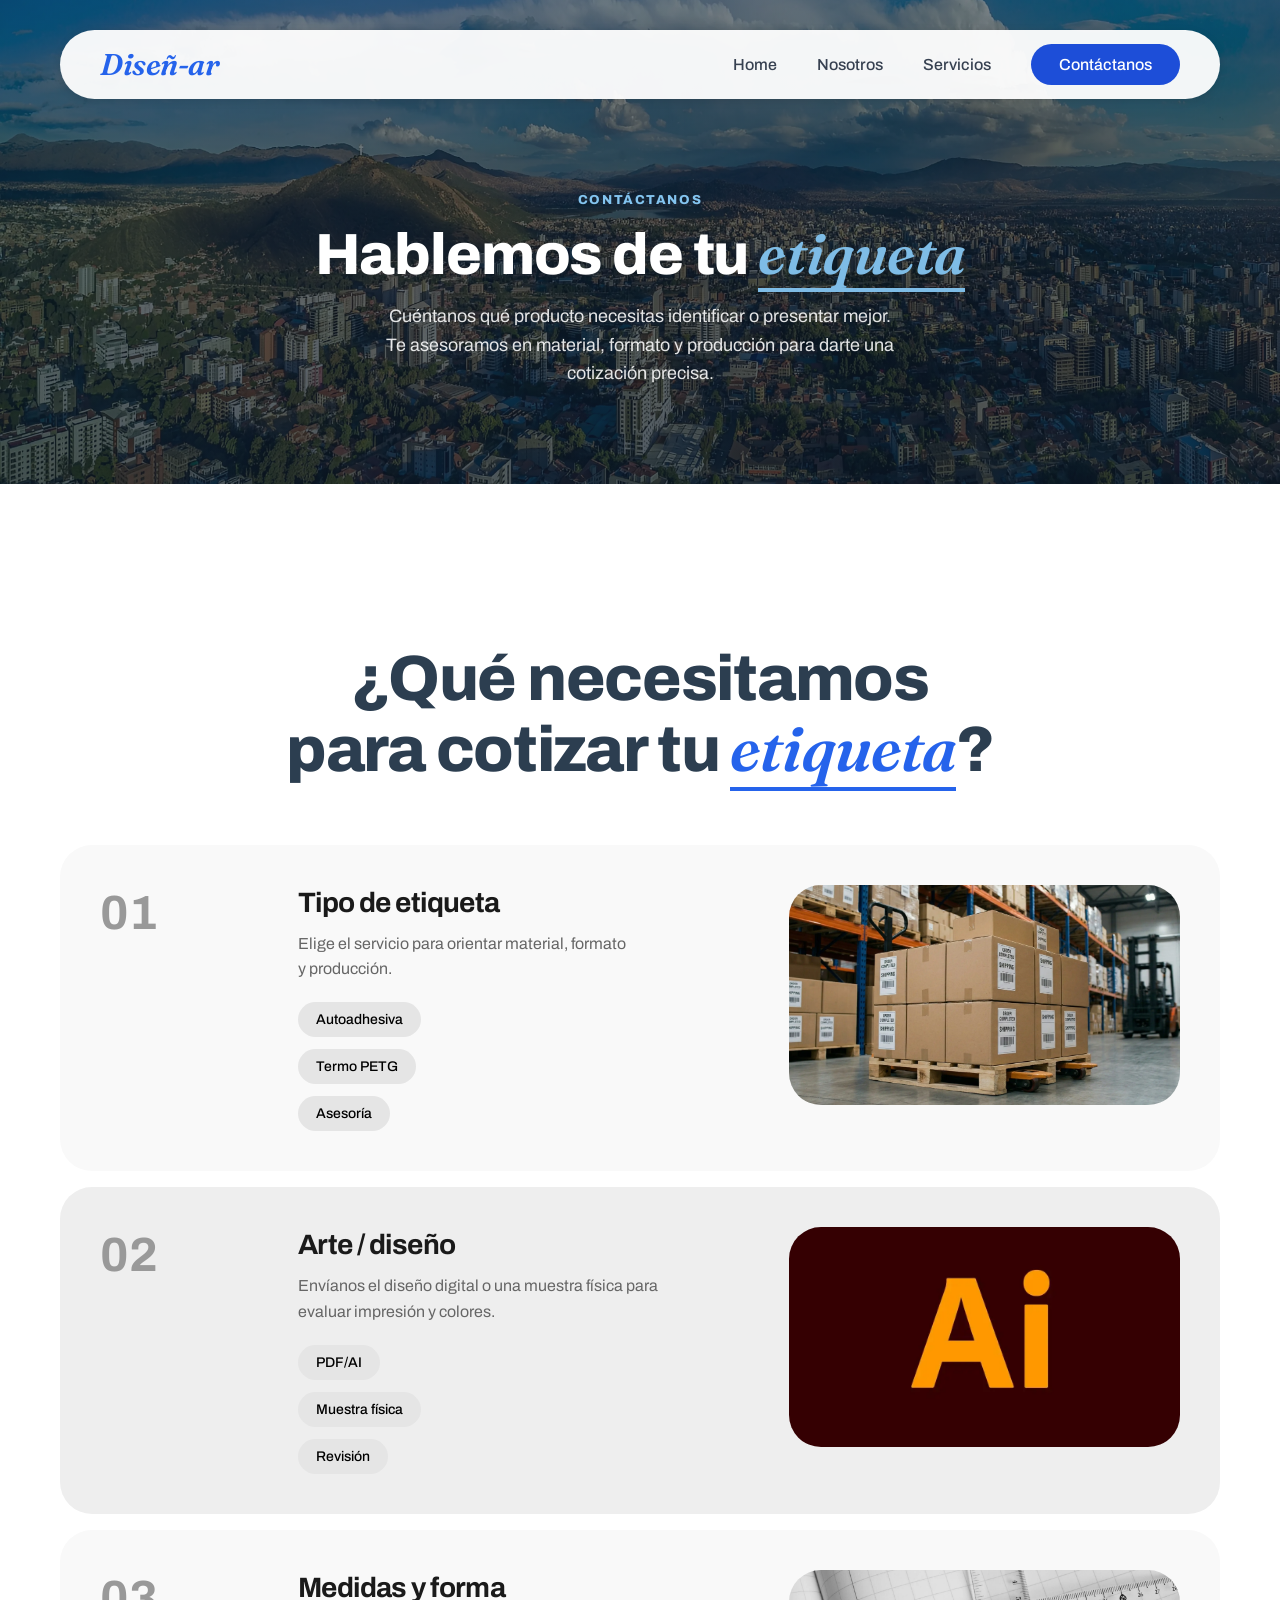
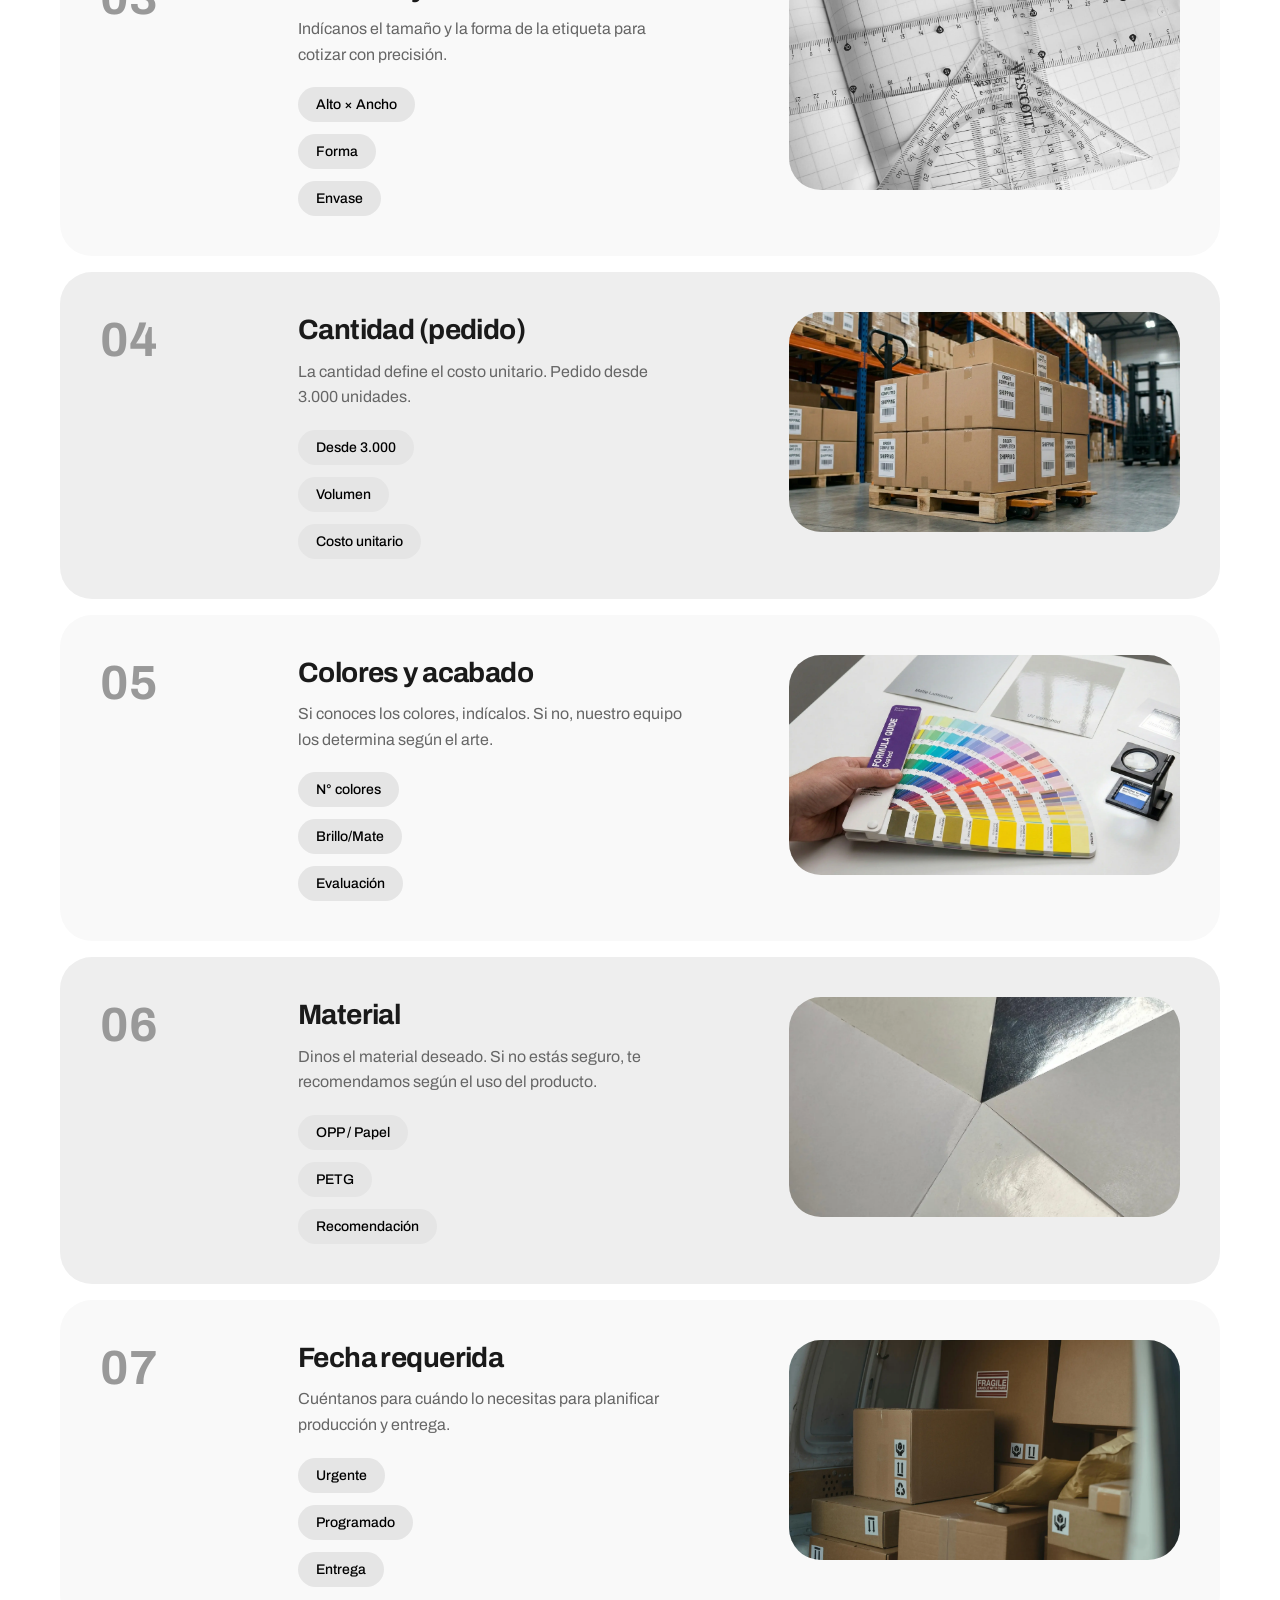
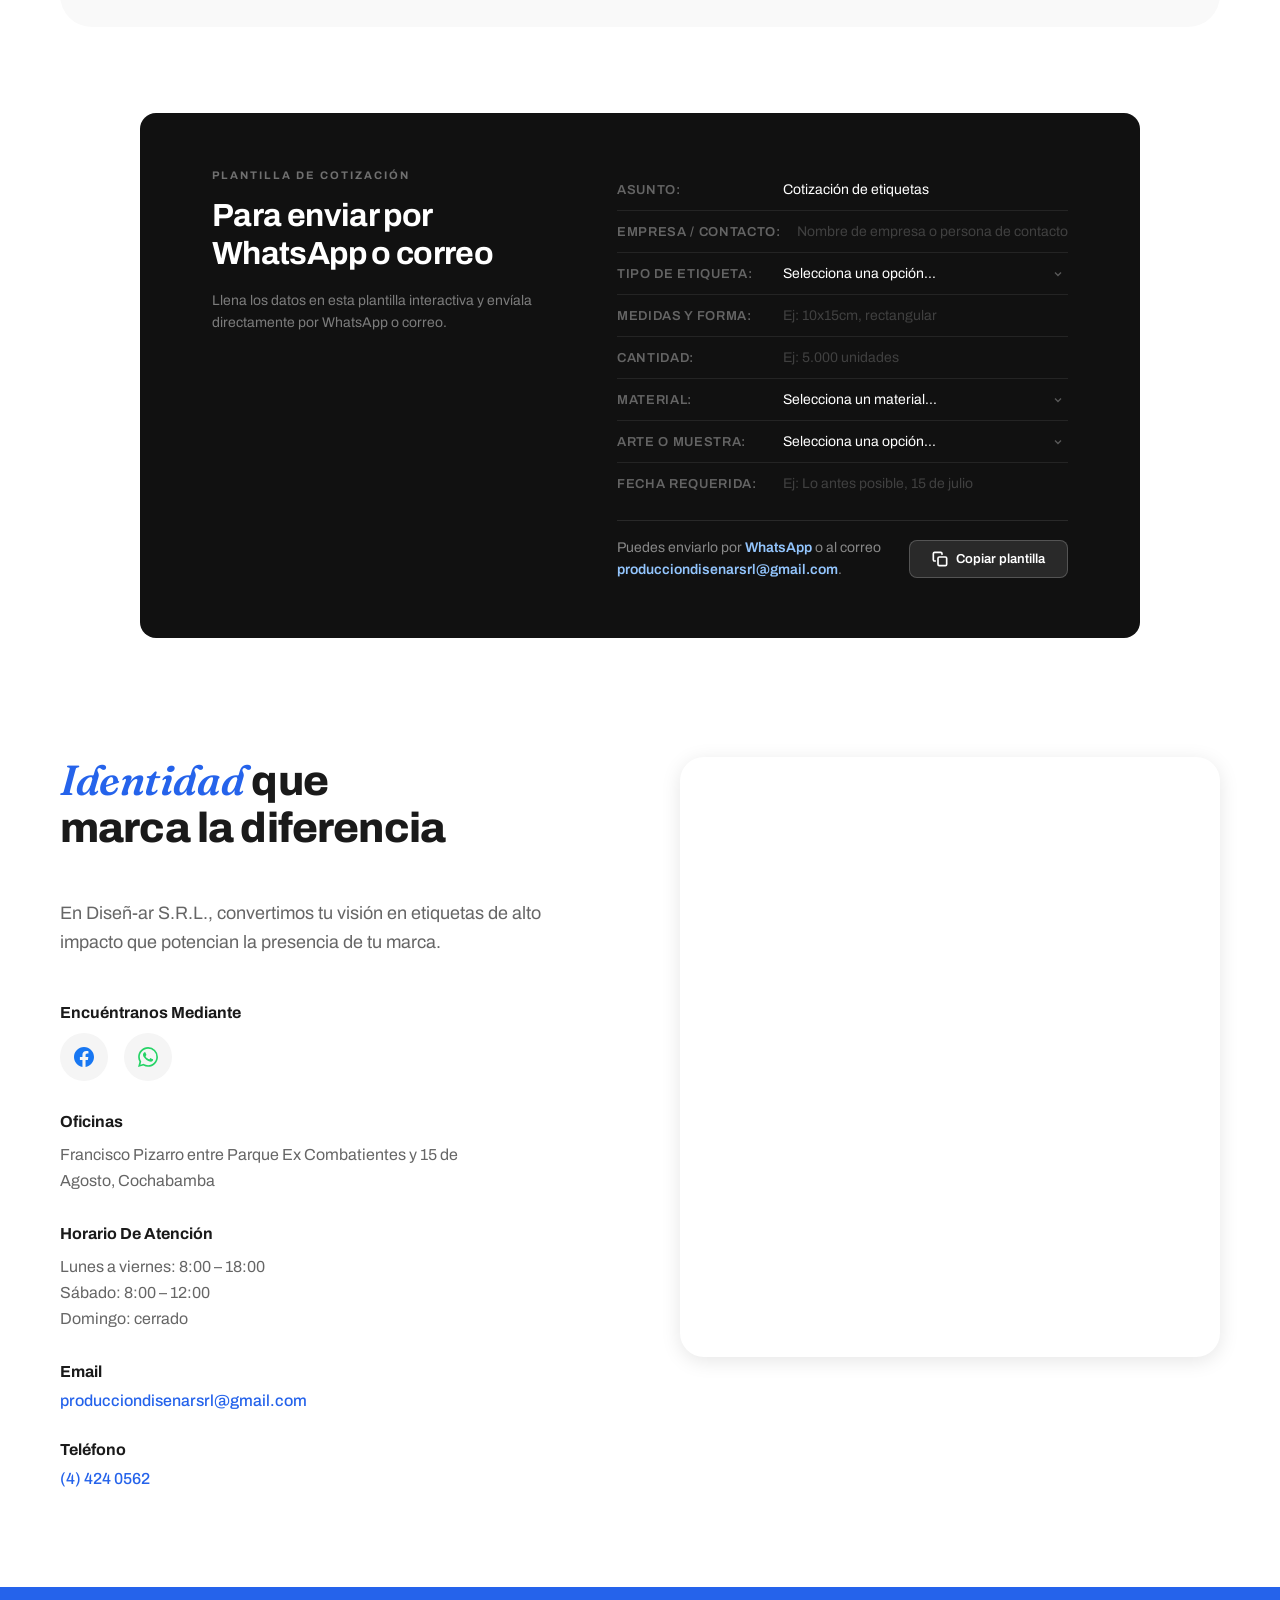
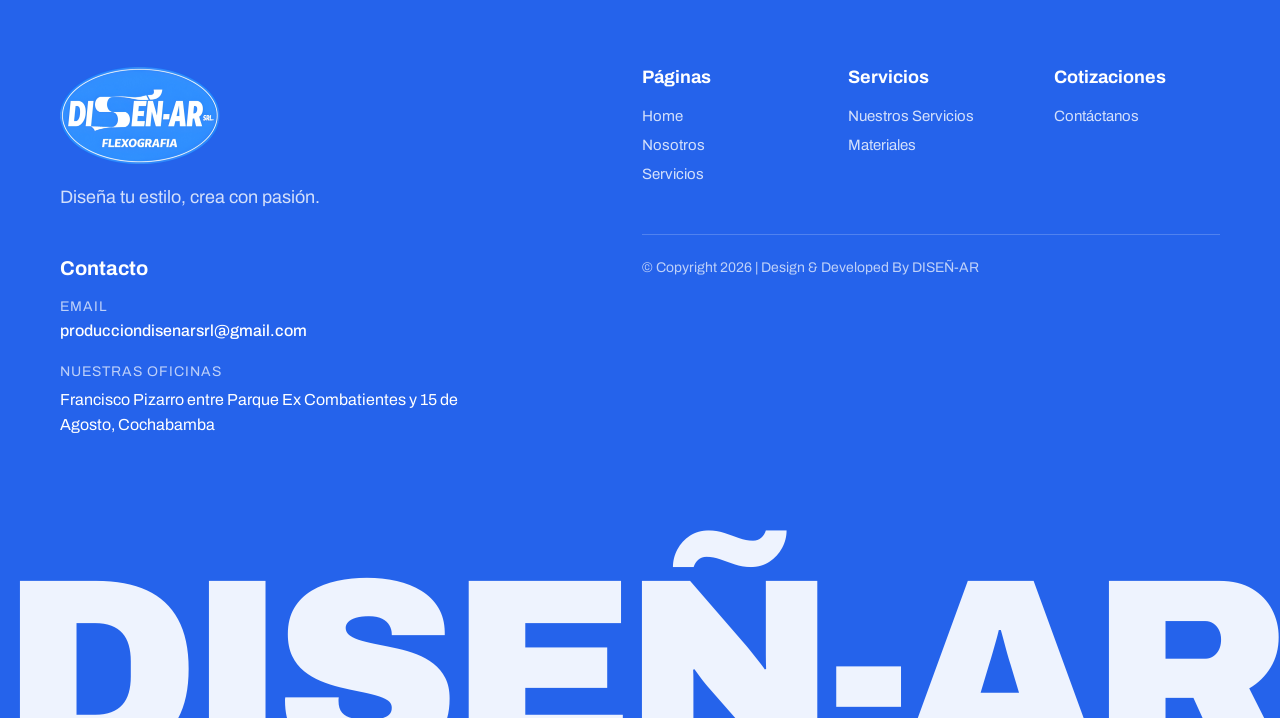
<file: contact.html>
<!DOCTYPE html>
<html lang="es">
<head>
    <meta charset="UTF-8">
    <meta name="viewport" content="width=device-width, initial-scale=1.0">
    <title>DISEÑ-AR - Contact</title>
    <link rel="stylesheet" href="styles.css">
    <link rel="stylesheet" href="components.css">
    <link rel="stylesheet" href="contact.css">
    <link rel="stylesheet" href="lightbox.css">
    <link rel="preconnect" href="https://fonts.googleapis.com">
    <link rel="preconnect" href="https://fonts.gstatic.com" crossorigin>
    <link href="https://fonts.googleapis.com/css2?family=Archivo:wght@400;500;600;700;800;900&family=Fraunces:ital,opsz,wght@0,9..144,600;0,9..144,700;1,9..144,600;1,9..144,700&display=swap" rel="stylesheet">
    <style>
        body { font-family: 'Archivo', -apple-system, BlinkMacSystemFont, 'Segoe UI', sans-serif; }
        .af-accent {
            font-family: 'Fraunces', Georgia, serif;
            font-style: italic;
            font-weight: 600;
            font-optical-sizing: auto;
            font-variation-settings: 'SOFT' 0, 'WONK' 1;
            color: #2563eb;
            letter-spacing: -0.01em;
        }
        .contact-hero {
            position: sticky;
            top: 0;
            z-index: 0;
            background: url('./assets/gallery/backgrounds/cochabamba.webp') center 38% / cover no-repeat;
            padding: 190px 0 96px;
            overflow: hidden;
        }
        .contact-hero::before {
            content: "";
            position: absolute;
            inset: 0;
            background: linear-gradient(180deg, rgba(13, 27, 42, 0.55), rgba(13, 27, 42, 0.72));
        }
        .contact-hero-inner {
            position: relative;
            z-index: 1;
            max-width: 1200px;
            margin: 0 auto;
            padding: 0 24px;
            text-align: center;
        }
        .contact-hero-badge {
            display: inline-block;
            font-size: 13px;
            font-weight: 800;
            letter-spacing: 0.12em;
            text-transform: uppercase;
            color: #83C4EF;
            margin-bottom: 16px;
        }
        .contact-hero h1 {
            font-size: clamp(36px, 5vw, 58px);
            font-weight: 800;
            line-height: 1.05;
            color: #ffffff;
            letter-spacing: -0.02em;
            margin: 0 0 16px;
        }
        .contact-hero h1 .af-accent { color: #7EBCE6; }
        .contact-hero p {
            font-size: 18px;
            line-height: 1.6;
            color: rgba(255, 255, 255, 0.88);
            max-width: 620px;
            margin: 0 auto;
        }
        .contact-hero + .service-area-two {
            padding-top: 36px;
        }
        .contact-below {
            position: relative;
            z-index: 1;
            background: #ffffff;
        }
        body { background: #ffffff; }
        /* Spotlight que sigue el cursor en la plantilla */
        .quote-template-card {
            position: relative;
            overflow: hidden;
        }
        .quote-template-card::before {
            content: "";
            position: absolute;
            inset: 0;
            background: radial-gradient(560px circle at var(--mx, 50%) var(--my, 50%), rgba(37, 99, 235, 0.28), rgba(22, 50, 79, 0.14) 42%, transparent 68%);
            opacity: 0;
            transition: opacity 0.45s ease;
            pointer-events: none;
        }
        .quote-template-card:hover::before { opacity: 1; }
        .quote-template-card > * { position: relative; z-index: 1; }
        @media (max-width: 768px) {
            .contact-hero { padding: 150px 0 72px; background-position: center 30%; }
            .contact-hero p { font-size: 16px; }
        }
        @media (max-width: 480px) {
            .contact-hero { padding: 128px 0 56px; }
        }
    </style>
</head>
<body>
    <div id="navbar-placeholder"></div>

    <!-- Contact Hero -->
    <section class="contact-hero">
        <div class="contact-hero-inner">
            <span class="contact-hero-badge">Contáctanos</span>
            <h1>Hablemos de tu <span class="af-accent">etiqueta</span></h1>
            <p>Cuéntanos qué producto necesitas identificar o presentar mejor. Te asesoramos en material, formato y producción para darte una cotización precisa.</p>
        </div>
    </section>

    <div class="contact-below">
    <section class="service-area-two">
        <div class="service-container-artego">
            <h2 class="contact-main-title">¿Qué necesitamos para cotizar tu <span class="af-accent">etiqueta</span>?</h2>
            
            <!-- Service Item 1 -->
            <div class="service-item-two">
                <div class="service-number-box">
                    <div class="service-number">01</div>
                </div>
                <div class="service-content-box">
                    <div class="service-content-inner">
                        <h2 class="heading-six pb-10">Tipo de etiqueta</h2>
                        <p class="section-content-sm">Elige el servicio para orientar material, formato y producción.</p>
                    </div>
                    <ul role="list" class="service-list">
                        <li class="service-list-item">
                            <div class="service-list-text">Autoadhesiva </div>
                        </li>
                        <li class="service-list-item">
                            <div class="service-list-text">Termo PETG</div>
                        </li>
                        <li class="service-list-item">
                            <div class="service-list-text">Asesoría</div>
                        </li>
                    </ul>
                </div>
                <div class="service-img-box">
                    <img src="assets/quote/cotizar7.webp" loading="lazy" alt="Tipo de etiqueta" class="service-img-two service-thumb">
                </div>
            </div>

            <!-- Service Item 2 -->
            <div class="service-item-two">
                <div class="service-number-box">
                    <div class="service-number">02</div>
                </div>
                <div class="service-content-box">
                    <div class="service-content-inner">
                        <h2 class="heading-six pb-10">Arte / diseño</h2>
                        <p class="section-content-sm">Envíanos el diseño digital o una muestra física para evaluar impresión y colores.</p>
                    </div>
                    <ul role="list" class="service-list">
                        <li class="service-list-item">
                            <div class="service-list-text">PDF/AI</div>
                        </li>
                        <li class="service-list-item">
                            <div class="service-list-text">Muestra física</div>
                        </li>
                        <li class="service-list-item">
                            <div class="service-list-text">Revisión</div>
                        </li>
                    </ul>
                </div>
                <div class="service-img-box">
                    <img src="assets/quote/cotizar2.webp" loading="lazy" alt="Arte / diseño" class="service-img-two service-thumb">
                </div>
            </div>

            <!-- Service Item 3 -->
            <div class="service-item-two">
                <div class="service-number-box">
                    <div class="service-number">03</div>
                </div>
                <div class="service-content-box">
                    <div class="service-content-inner">
                        <h2 class="heading-six pb-10">Medidas y forma</h2>
                        <p class="section-content-sm">Indícanos el tamaño y la forma de la etiqueta para cotizar con precisión.</p>
                    </div>
                    <ul role="list" class="service-list">
                        <li class="service-list-item">
                            <div class="service-list-text">Alto × Ancho</div>
                        </li>
                        <li class="service-list-item">
                            <div class="service-list-text">Forma</div>
                        </li>
                        <li class="service-list-item">
                            <div class="service-list-text">Envase</div>
                        </li>
                    </ul>
                </div>
                <div class="service-img-box">
                    <img src="assets/quote/cotizar3.webp" loading="lazy" alt="Medidas y forma" class="service-img-two service-thumb">
                </div>
            </div>

            <!-- Service Item 4 -->
            <div class="service-item-two">
                <div class="service-number-box">
                    <div class="service-number">04</div>
                </div>
                <div class="service-content-box">
                    <div class="service-content-inner">
                        <h2 class="heading-six pb-10">Cantidad (pedido)</h2>
                        <p class="section-content-sm">La cantidad define el costo unitario. Pedido desde 3.000 unidades.</p>
                    </div>
                    <ul role="list" class="service-list">
                        <li class="service-list-item">
                            <div class="service-list-text">Desde 3.000</div>
                        </li>
                        <li class="service-list-item">
                            <div class="service-list-text">Volumen</div>
                        </li>
                        <li class="service-list-item">
                            <div class="service-list-text">Costo unitario</div>
                        </li>
                    </ul>
                </div>
                <div class="service-img-box">
                    <img src="assets/quote/cotizar7.webp" loading="lazy" alt="Cantidad (pedido)" class="service-img-two service-thumb">
                </div>
            </div>
            <!-- Service Item 5 -->
            <div class="service-item-two">
                <div class="service-number-box">
                    <div class="service-number">05</div>
                </div>
                <div class="service-content-box">
                    <div class="service-content-inner">
                        <h2 class="heading-six pb-10">Colores y acabado</h2>
                        <p class="section-content-sm">Si conoces los colores, indícalos. Si no, nuestro equipo los determina según el arte.</p>
                    </div>
                    <ul role="list" class="service-list">
                        <li class="service-list-item">
                            <div class="service-list-text">N° colores</div>
                        </li>
                        <li class="service-list-item">
                            <div class="service-list-text">Brillo/Mate</div>
                        </li>
                        <li class="service-list-item">
                            <div class="service-list-text">Evaluación</div>
                        </li>
                    </ul>
                </div>
                <div class="service-img-box">
                    <img src="assets/quote/cotizar6.webp" loading="lazy" alt="Colores y acabado" class="service-img-two service-thumb">
                </div>
            </div>
            <!-- Service Item 6 -->
            <div class="service-item-two">
                <div class="service-number-box">
                    <div class="service-number">06</div>
                </div>
                <div class="service-content-box">
                    <div class="service-content-inner">
                        <h2 class="heading-six pb-10">Material</h2>
                        <p class="section-content-sm">Dinos el material deseado. Si no estás seguro, te recomendamos según el uso del producto.</p>
                    </div>
                    <ul role="list" class="service-list">
                        <li class="service-list-item">
                            <div class="service-list-text">OPP / Papel</div>
                        </li>
                        <li class="service-list-item">
                            <div class="service-list-text">PETG</div>
                        </li>
                        <li class="service-list-item">
                            <div class="service-list-text">Recomendación</div>
                        </li>
                    </ul>
                </div>
                <div class="service-img-box">
                    <img src="assets/quote/cotizar1.webp" loading="lazy" alt="Material" class="service-img-two service-thumb">
                </div>
            </div>
            <!-- Service Item 7 -->
            <div class="service-item-two">
                <div class="service-number-box">
                    <div class="service-number">07</div>
                </div>
                <div class="service-content-box">
                    <div class="service-content-inner">
                        <h2 class="heading-six pb-10">Fecha requerida</h2>
                        <p class="section-content-sm">Cuéntanos para cuándo lo necesitas para planificar producción y entrega.</p>
                    </div>
                    <ul role="list" class="service-list">
                        <li class="service-list-item">
                            <div class="service-list-text">Urgente</div>
                        </li>
                        <li class="service-list-item">
                            <div class="service-list-text">Programado</div>
                        </li>
                        <li class="service-list-item">
                            <div class="service-list-text">Entrega</div>
                        </li>
                    </ul>
                </div>
                <div class="service-img-box">
                    <img src="assets/quote/cotizar4.webp" loading="lazy" alt="Fecha requerida" class="service-img-two service-thumb">
                </div>
            </div>

        </div>
    </section>

    <!-- Quote Template Section -->
    <section class="quote-template-section">
        <div class="quote-template-container">
            <div class="quote-template-card">
                <!-- Left Side: Header info -->
                <div class="quote-template-left">
                    <span class="quote-template-badge">PLANTILLA DE COTIZACIÓN</span>
                    <h2 class="quote-template-title">Para enviar por WhatsApp o correo</h2>
                    <p class="quote-template-subtitle">Llena los datos en esta plantilla interactiva y envíala directamente por WhatsApp o correo.</p>
                </div>
                
                <!-- Right Side: Content and Fields -->
                <div class="quote-template-right">
                    <div class="quote-template-fields">
                        <div class="template-line">
                            <span class="line-label">Asunto:</span>
                            <input type="text" class="template-input" id="tpl-asunto" value="Cotización de etiquetas" placeholder="Cotización de etiquetas - [Nombre de empresa]" aria-label="Asunto de la cotización">
                        </div>
                        <div class="template-line">
                            <span class="line-label">Empresa / contacto:</span>
                            <input type="text" class="template-input" id="tpl-empresa" placeholder="Nombre de empresa o persona de contacto" aria-label="Empresa o contacto">
                        </div>
                        <div class="template-line">
                            <span class="line-label">Tipo de etiqueta:</span>
                            <select class="template-select" id="tpl-tipo" aria-label="Tipo de etiqueta">
                                <option value="" disabled selected>Selecciona una opción...</option>
                                <option value="Autoadhesiva">Autoadhesiva</option>
                                <option value="Termo PETG">Termo PETG</option>
                                <option value="Asesoría">Asesoría</option>
                            </select>
                        </div>
                        <div class="template-line">
                            <span class="line-label">Medidas y forma:</span>
                            <input type="text" class="template-input" id="tpl-medidas" placeholder="Ej: 10x15cm, rectangular" aria-label="Medidas y forma">
                        </div>
                        <div class="template-line">
                            <span class="line-label">Cantidad:</span>
                            <input type="text" class="template-input" id="tpl-cantidad" placeholder="Ej: 5.000 unidades" aria-label="Cantidad">
                        </div>
                        <div class="template-line">
                            <span class="line-label">Material:</span>
                            <select class="template-select" id="tpl-material" aria-label="Material">
                                <option value="" disabled selected>Selecciona un material...</option>
                                <option value="OPP Blanco">OPP Blanco</option>
                                <option value="OPP Transparente">OPP Transparente</option>
                                <option value="OPP Metalizado">OPP Metalizado</option>
                                <option value="Papel Ilustración">Papel Ilustración</option>
                                <option value="Papel Térmico">Papel Térmico</option>
                                <option value="PETG (Termo contraíble)">PETG (Termo contraíble)</option>
                            </select>
                        </div>
                        <div class="template-line">
                            <span class="line-label">Arte o muestra:</span>
                            <select class="template-select" id="tpl-arte" aria-label="Arte o muestra">
                                <option value="" disabled selected>Selecciona una opción...</option>
                                <option value="PDF/AI">PDF/AI (Diseño digital)</option>
                                <option value="Muestra física">Muestra física</option>
                                <option value="Por revisar">Por revisar / asesorar</option>
                            </select>
                        </div>
                        <div class="template-line">
                            <span class="line-label">Fecha requerida:</span>
                            <input type="text" class="template-input" id="tpl-fecha" placeholder="Ej: Lo antes posible, 15 de julio" aria-label="Fecha requerida">
                        </div>
                    </div>
                    
                    <hr class="quote-template-divider">
                    
                    <div class="quote-template-footer">
                        <p class="quote-template-footer-text">
                            Puedes enviarlo por <a href="#" id="send-whatsapp" class="quote-footer-action-link">WhatsApp</a> o al correo <a href="#" id="send-email" class="quote-footer-action-link">producciondisenarsrl@gmail.com</a>.
                        </p>
                        <button class="btn-copy-template" id="btn-copy-template" aria-label="Copiar plantilla de cotización al portapapeles">
                            <svg class="copy-icon" width="16" height="16" viewBox="0 0 24 24" fill="none" stroke="currentColor" stroke-width="2.5" stroke-linecap="round" stroke-linejoin="round">
                                <rect x="9" y="9" width="13" height="13" rx="2" ry="2"></rect>
                                <path d="M5 15H4a2 2 0 0 1-2-2V4a2 2 0 0 1 2-2h9a2 2 0 0 1 2 2v1"></path>
                            </svg>
                            <span class="btn-text">Copiar plantilla</span>
                        </button>
                    </div>
                </div>
            </div>
        </div>
    </section>

    <!-- Contact Information Section -->
    <section class="contact-info-section">
        <div class="contact-info-container">
            
            <!-- Left Side: Contact Information -->
            <div class="contact-info-content">
                <h2 class="contact-main-title"><span class="af-accent">Identidad</span> que marca la diferencia</h2>
                <p class="contact-intro-text">En Diseñ-ar S.R.L., convertimos tu visión en etiquetas de alto impacto que potencian la presencia de tu marca.</p>
                
                <!-- Social Media -->
                <div class="contact-info-block">
                    <h3 class="contact-block-title">Encuéntranos mediante</h3>
                    <div class="social-icons-row">
                        <a href="https://www.facebook.com/disenodisenar" class="social-icon-link social-icon-facebook" aria-label="Facebook">
                            <svg width="24" height="24" viewBox="0 0 24 24" fill="currentColor">
                                <path d="M24 12.073c0-6.627-5.373-12-12-12s-12 5.373-12 12c0 5.99 4.388 10.954 10.125 11.854v-8.385H7.078v-3.47h3.047V9.43c0-3.007 1.792-4.669 4.533-4.669 1.312 0 2.686.235 2.686.235v2.953H15.83c-1.491 0-1.956.925-1.956 1.874v2.25h3.328l-.532 3.47h-2.796v8.385C19.612 23.027 24 18.062 24 12.073z"/>
                            </svg>
                        </a>
                        <a href="https://wa.me/59171436133" class="social-icon-link social-icon-whatsapp" target="_blank" rel="noopener noreferrer" aria-label="WhatsApp">
                            <svg width="24" height="24" viewBox="0 0 24 24" fill="currentColor">
                                <path d="M17.472 14.382c-.297-.149-1.758-.867-2.03-.967-.273-.099-.471-.148-.67.15-.197.297-.767.966-.94 1.164-.173.199-.347.223-.644.075-.297-.15-1.255-.463-2.39-1.475-.883-.788-1.48-1.761-1.653-2.059-.173-.297-.018-.458.13-.606.134-.133.298-.347.446-.52.149-.174.198-.298.298-.497.099-.198.05-.371-.025-.52-.075-.149-.669-1.612-.916-2.207-.242-.579-.487-.5-.669-.51-.173-.008-.371-.01-.57-.01-.198 0-.52.074-.792.372-.272.297-1.04 1.016-1.04 2.479 0 1.462 1.065 2.875 1.213 3.074.149.198 2.096 3.2 5.077 4.487.709.306 1.262.489 1.694.625.712.227 1.36.195 1.871.118.571-.085 1.758-.719 2.006-1.413.248-.694.248-1.289.173-1.413-.074-.124-.272-.198-.57-.347m-5.421 7.403h-.004a9.87 9.87 0 01-5.031-1.378l-.361-.214-3.741.982.998-3.648-.235-.374a9.86 9.86 0 01-1.51-5.26c.001-5.45 4.436-9.884 9.888-9.884 2.64 0 5.122 1.03 6.988 2.898a9.825 9.825 0 012.893 6.994c-.003 5.45-4.437 9.884-9.885 9.884m8.413-18.297A11.815 11.815 0 0012.05 0C5.495 0 .16 5.335.157 11.892c0 2.096.547 4.142 1.588 5.945L.057 24l6.305-1.654a11.882 11.882 0 005.683 1.448h.005c6.554 0 11.89-5.335 11.893-11.893a11.821 11.821 0 00-3.48-8.413z"/>
                            </svg>
                        </a>
                    </div>
                </div>

                <!-- Location -->
                <div class="contact-info-block">
                    <h3 class="contact-block-title">Oficinas</h3>
                    <p class="contact-block-text">Francisco Pizarro entre Parque Ex Combatientes y 15 de Agosto, Cochabamba</p>
                </div>

                <!-- Horario -->
                <div class="contact-info-block">
                    <h3 class="contact-block-title">Horario de atención</h3>
                    <p class="contact-block-text">Lunes a viernes: 8:00 – 18:00<br>Sábado: 8:00 – 12:00<br>Domingo: cerrado</p>
                </div>

                <!-- Email -->
                <div class="contact-info-block">
                    <h3 class="contact-block-title">Email</h3>
                    <a href="mailto:producciondisenarsrl@gmail.com" class="contact-email-link">producciondisenarsrl@gmail.com</a>
                </div>

                <!-- Phone -->
                <div class="contact-info-block">
                    <h3 class="contact-block-title">Teléfono</h3>
                    <span class="contact-email-link" style="cursor: default;">(4) 424 0562 </span>
                </div>
            </div>

            <!-- Right Side: Map -->
            <div class="contact-map-container">
                <iframe 
                    src="https://www.google.com/maps/embed?pb=!1m18!1m12!1m3!1d1647.8934312710678!2d-66.17196136442155!3d-17.38676451778796!2m3!1f0!2f0!3f0!3m2!1i1024!2i768!4f13.1!3m3!1m2!1s0x93e3753d89a50211%3A0xa3e17a0d7937b478!2sDISE%C3%91-AR%20S.R.L.!5e0!3m2!1ses-419!2sbo!4v1771520298040!5m2!1ses-419!2sbo" 
                    class="contact-map-iframe"
                    allowfullscreen="" 
                    loading="lazy" 
                    referrerpolicy="no-referrer-when-downgrade">
                </iframe>
            </div>

        </div>
    </section>

    <div id="footer-placeholder"></div>
    </div>

    <script src="components.js" defer></script>
    <script src="animations.js" defer></script>
    <script src="lightbox.js" defer></script>
    <script src="script.js" defer></script>
    <script>
        document.addEventListener('DOMContentLoaded', () => {
            const card = document.querySelector('.quote-template-card');
            if (card) {
                card.addEventListener('mousemove', (e) => {
                    const r = card.getBoundingClientRect();
                    card.style.setProperty('--mx', (e.clientX - r.left) + 'px');
                    card.style.setProperty('--my', (e.clientY - r.top) + 'px');
                });
            }
        });
    </script>
</body>
</html>
</file>
<file: styles.css>
@media (max-width: 768px) {
        .service-area .container {
            padding-left: 10vw !important;
            padding-right: 10vw !important;
            box-sizing: border-box;
        }
    .service-area {
        width: 100vw;
        margin-left: calc(-50vw + 50%);
        margin-right: calc(-50vw + 50%);
        padding-left: 10vw;
        padding-right: 10vw;
        box-sizing: border-box;
    }
}

@media (max-width: 480px) {
        .service-area .container {
            padding-left: 7vw !important;
            padding-right: 7vw !important;
            box-sizing: border-box;

    .bento-container {
        padding-top: 120px;
    }

    .bento-card {
        padding: 24px;
    }
        margin-right: calc(-50vw + 50%);
        padding-left: 7vw;
        padding-right: 7vw;
        box-sizing: border-box;
    }
}
.stack-card-white-text .card-title {
    font-weight: 800 !important;
}
.stack-card-white-text .card-content,
.stack-card-white-text .card-label,
.stack-card-white-text .card-title,
.stack-card-white-text .card-description {
    color: #fff !important;
}
.stack-card-white-text .card-label {
    background: rgba(255,255,255,0.2);
}
* {
    margin: 0;
    padding: 0;
    box-sizing: border-box;
}

body {
    font-family: 'Archivo', -apple-system, BlinkMacSystemFont, 'Segoe UI', sans-serif;
    overflow-x: hidden;
    color: #111827;
    opacity: 0;
    transition: opacity 0.45s ease;
}

body.page-loaded {
    opacity: 1;
}

/* Crossfade real entre páginas (navegadores con View Transitions) */
@view-transition {
    navigation: auto;
}
::view-transition-old(root),
::view-transition-new(root) {
    animation-duration: 0.5s;
    animation-timing-function: ease;
}
@media (prefers-reduced-motion: reduce) {
    ::view-transition-old(root),
    ::view-transition-new(root) {
        animation: none;
    }
}

:focus-visible {
    outline: 2px solid #2563eb;
    outline-offset: 2px;
}

h1, h2, h3 {
    text-wrap: balance;
}

p {
    text-wrap: pretty;
}

.hero {
    position: relative;
    height: 100dvh;
    min-height: 640px;
    overflow: hidden;
}

.hero-slide {
    position: absolute;
    top: 0;
    left: 0;
    width: 100%;
    height: 100%;
    opacity: 0;
    transition: opacity 1s ease-in-out;
}

.hero-slide.active {
    opacity: 1;
}

.hero-background {
    position: absolute;
    top: 0;
    left: 0;
    width: 100%;
    height: 100%;
    background-size: cover;
    background-position: center;
    background-repeat: no-repeat;
    background-attachment: fixed;
    will-change: transform;
    transform: scale(1.12);
}

/* Ken Burns: slow zoom on the active slide's image */
.hero-slide.active .hero-background {
    animation: heroKenBurns 7s ease-out forwards;
}

@keyframes heroKenBurns {
    from { transform: scale(1.02); }
    to   { transform: scale(1.12); }
}

@media (prefers-reduced-motion: reduce) {
    .hero-slide.active .hero-background {
        animation: none;
        transform: scale(1.12);
    }
}

/* Underline-draw on Fraunces accent words, driven by scroll direction */
.hero-accent.underline-scroll,
.af-accent.underline-scroll {
    background-image: linear-gradient(currentColor, currentColor);
    background-repeat: no-repeat;
    background-position: 0 100%;
    background-size: 0% 0.07em;
    padding-bottom: 0.06em;
    transition: background-size 0.7s cubic-bezier(0.4, 0, 0.2, 1);
}
.hero-accent.underline-scroll.is-underlined,
.af-accent.underline-scroll.is-underlined {
    background-size: 100% 0.07em;
}
@media (prefers-reduced-motion: reduce) {
    .hero-accent.underline-scroll,
    .af-accent.underline-scroll {
        transition: none;
    }
}

.hero-background::after {
    content: '';
    position: absolute;
    top: 0;
    left: 0;
    width: 100%;
    height: 100%;
    background: linear-gradient(
        180deg,
        rgba(8, 13, 26, 0.62) 0%,
        rgba(8, 13, 26, 0.42) 45%,
        rgba(8, 13, 26, 0.72) 100%
    );
}

.hero-container {
    position: relative;
    max-width: 1300px;
    height: 100%;
    margin: 0 auto;
    padding: 0 60px;
    display: flex;
    align-items: center;
    z-index: 2;
    transition: transform 0.1s ease-out;
    will-change: transform;
}

.hero-slide[data-align="right"] .hero-container {
    justify-content: flex-end;
    padding-right: 60px;
}

.hero-slide[data-align="left"] .hero-container {
    justify-content: flex-start;
    padding-left: 60px;
}

.hero-slide[data-align="right"] .hero-content {
    text-align: right;
}

.hero-slide[data-align="left"] .hero-content {
    text-align: left;
}

.hero-content {
    max-width: 600px;
    color: white;
    opacity: 1;
}

@keyframes slideUp {
    from {
        opacity: 0;
        transform: translateY(30px);
    }
    to {
        opacity: 1;
        transform: translateY(0);
    }
}

.hero-label {
    display: inline-block;
    font-size: 14px;
    font-weight: 600;
    text-transform: uppercase;
    letter-spacing: 2px;
    margin-bottom: 20px;
    padding: 8px 20px;
    background: rgba(255, 255, 255, 0.1);
    border-radius: 50px;
    border: 1px solid rgba(255, 255, 255, 0.2);
    animation: glassFadeIn 0.8s ease-out;
}

@keyframes glassFadeIn {
    from {
        opacity: 0;
        transform: translateY(30px);
            padding: 60px 20px 0 20px;
    }
    to {
        opacity: 1;
        transform: translateY(0);
        backdrop-filter: blur(20px);
    }
}

.hero-title {
    font-size: 72px;
    font-weight: 800;
    line-height: 1.1;
    margin-bottom: 25px;
    letter-spacing: -2px;
}

.hero-description {
    font-size: 20px;
    line-height: 1.6;
    color: rgba(255, 255, 255, 0.9);
    font-weight: 300;
}

.carousel-indicators {
    position: absolute;
    bottom: 50px;
    left: 50%;
    transform: translateX(-50%);
    display: flex;
    gap: 12px;
    z-index: 10;
    transition: transform 0.1s ease-out;
    will-change: transform;
}

.indicator {
    width: 12px;
    height: 12px;
    border-radius: 50%;
    background: rgba(255, 255, 255, 0.4);
    cursor: pointer;
    transition: all 0.3s ease;
}

.indicator:hover {
    background: rgba(255, 255, 255, 0.7);
    transform: scale(1.2);
}

.indicator.active {
    background: white;
    width: 40px;
    border-radius: 6px;
}

.mission {
    padding: 120px 0;
    background: #ffffff;
}

.mission-container {
    max-width: 1300px;
    margin: 0 auto;
    padding: 0 60px;
}

.mission-content {
    display: flex;
    align-items: flex-end;
    gap: 80px;
    justify-content: space-between;
}

.mission-left {
    flex: 0 0 auto;
    align-self: flex-end;
}

.mission-right {
    flex: 1;
    text-align: left;
}

.mission-badge {
    display: inline-block;
    margin-bottom: 30px;
}

.mission-badge span {
    display: inline-block;
    padding: 12px 30px;
    background: #ffffff;
    border: 1px solid #d1d5db;
    border-radius: 50px;
    font-size: 14px;
    font-weight: 500;
    color: #6b7280;
    transition: all 0.3s ease;
}

.mission-badge span:hover {
    border-color: #9ca3af;
    color: #374151;
}

.mission-title {
    font-size: 30px;
    font-weight: 500;
    line-height: 1.5;
    color: #111827;
    letter-spacing: -0.5px;
}

.testimonial {
    display: flex;
    flex-direction: column;
    gap: 15px;
    align-items: flex-start;
}

.testimonial-image-wrapper {
    position: relative;
}

.testimonial-image {
    width: 100px;
    height: 100px;
    border-radius: 50%;
    object-fit: cover;
    border: 2px solid #ffffff;
    transition: all 0.3s ease;
    cursor: pointer;
}

.testimonial-image:hover {
    transform: scale(1.1);
}

.testimonial-text {
    font-size: 15px;
    font-weight: 400;
    color: #6b7280;
    line-height: 1.6;
    max-width: 220px;
}

.about-hero {
    padding: 180px 0 120px 0;
    background: linear-gradient(150deg, #16324f 0%, #0d1b2a 100%);
    color: white;
}

.about-container {
    max-width: 1300px;
    margin: 0 auto;
    padding: 0 60px;
    text-align: center;
}

.about-content {
    max-width: 800px;
    margin: 0 auto;
}

.about-title {
    font-size: 48px;
    font-weight: 700;
    margin-bottom: 30px;
    letter-spacing: -1px;
}

.about-description {
    font-size: 20px;
    line-height: 1.6;
    opacity: 0.9;
}

.team-section {
    padding: 120px 0;
    background: #f8fafc;
}

.team-container {
    max-width: 1300px;
    margin: 0 auto;
    padding: 0 60px;
    text-align: center;
}

.team-title {
    font-size: 42px;
    font-weight: 700;
    color: #111827;
    margin-bottom: 60px;
    letter-spacing: -1px;
}

.team-grid {
    display: grid;
    grid-template-columns: repeat(auto-fit, minmax(300px, 1fr));
    gap: 40px;
    margin-top: 60px;
}

.team-member {
    background: white;
    border-radius: 20px;
    padding: 40px 30px;
    box-shadow: 0 10px 30px rgba(0, 0, 0, 0.1);
    transition: all 0.3s ease;
    text-align: center;
}

.team-member:hover {
    transform: translateY(-10px);
}

.team-image-wrapper {
    margin-bottom: 25px;
}

.team-image {
    width: 120px;
    height: 120px;
    border-radius: 50%;
    object-fit: cover;
    margin: 0 auto;
    border: 4px solid #e5e7eb;
    transition: all 0.3s ease;
}

.team-member:hover .team-image {
    border-color: #2563eb;
    transform: scale(1.05);
}

.team-name {
    font-size: 24px;
    font-weight: 600;
    color: #111827;
    margin-bottom: 8px;
}

.team-role {
    font-size: 16px;
    color: #2563eb;
    font-weight: 500;
    margin-bottom: 15px;
}

.team-description {
    font-size: 16px;
    line-height: 1.6;
    color: #6b7280;
}

/* Values Section */
.values-section {
    padding: 120px 0;
    background: white;
}

.values-container {
    max-width: 1300px;
    margin: 0 auto;
    padding: 0 60px;
    text-align: center;
    padding-left: 0 !important;
    padding-right: 0 !important;
}

.values-title {
    font-size: 42px;
    font-weight: 700;
    color: #111827;
    margin-bottom: 60px;
    letter-spacing: -1px;
}

.values-grid {
    display: grid;
    grid-template-columns: repeat(auto-fit, minmax(300px, 1fr));
    gap: 40px;
    margin-top: 60px;
}

.value-card {
    background: #f8fafc;
    border-radius: 20px;
    padding: 40px 30px;
    transition: all 0.3s ease;
    text-align: center;
    border: 1px solid #e5e7eb;
}

.value-card:hover {
    transform: translateY(-5px);
    background: white;
}

.value-icon {
    font-size: 48px;
    margin-bottom: 25px;
    display: block;
}

.value-title {
    font-size: 24px;
    font-weight: 600;
    color: #111827;
    margin-bottom: 15px;
}

.value-description {
    font-size: 16px;
    line-height: 1.6;
    color: #6b7280;
}

.services-grid-section {
    padding: 120px 0;
    background: white;
    color: black;
}

.services-container {
    max-width: 1300px;
    margin: 0 auto;
    padding: 0 60px;
}

.services-grid {
    display: grid;
    grid-template-columns: repeat(auto-fit, minmax(350px, 1fr));
    gap: 40px;
    margin-top: 60px;
}

.service-card {
    background: white;
    border-radius: 20px;
    padding: 40px 30px;
    box-shadow: 0 10px 30px rgba(0, 0, 0, 0.1);
    transition: all 0.3s ease;
    text-align: center;
    border: 1px solid #e5e7eb;
}

.service-card:hover {
    transform: translateY(-10px);
}

.service-icon {
    font-size: 48px;
    margin-bottom: 25px;
    display: block;
}

.service-title {
    font-size: 24px;
    font-weight: 600;
    color: black;
    margin-bottom: 15px;
}

.service-description {
    font-size: 16px;
    line-height: 1.6;
    color: black;
    margin-bottom: 20px;
}

.service-features {
    list-style: none;
    padding: 0;
    margin: 0;
    text-align: left;
}

.service-features li {
    padding: 8px 0;
    font-size: 14px;
    color: black;
    border-bottom: 1px solid #e5e7eb;
}

.service-features li:last-child {
    border-bottom: none;
}

.service-features li:before {
    content: "✓";
    color: #2563eb;
    font-weight: bold;
    margin-right: 10px;
}

/* Contact Section */
.contact-section {
    padding: 120px 0;
    background: white;
}

.contact-container {
    max-width: 1300px;
    margin: 0 auto;
    padding: 0 60px;
}

.contact-grid {
    display: grid;
    grid-template-columns: 1fr 1fr;
    gap: 80px;
    align-items: start;
}

.contact-info {
    padding-top: 40px;
}

.contact-title {
    font-size: 42px;
    font-weight: 700;
    color: black;
    margin-bottom: 20px;
    letter-spacing: -1px;
}

.contact-description {
    font-size: 18px;
    line-height: 1.6;
    color: black;
    margin-bottom: 40px;
}

.contact-details {
    display: flex;
    flex-direction: column;
    gap: 30px;
}

.contact-item {
    display: flex;
    align-items: flex-start;
    gap: 20px;
}

.contact-icon {
    font-size: 24px;
    flex-shrink: 0;
    margin-top: 5px;
}

.contact-text h4 {
    font-size: 16px;
    font-weight: 600;
    color: black;
    margin-bottom: 5px;
}

.contact-text p, .contact-text a {
    font-size: 16px;
    color: black;
    text-decoration: none;
    line-height: 1.5;
}

.contact-text a:hover {
    color: #2563eb;
}

.contact-form {
    background: #f8fafc;
    border-radius: 20px;
    padding: 40px;
    border: 1px solid #e5e7eb;
}

.form-container {
    display: flex;
    flex-direction: column;
    gap: 20px;
}

.form-group {
    display: flex;
    flex-direction: column;
    gap: 8px;
}

.form-group label {
    font-size: 14px;
    font-weight: 500;
    color: black;
}

.form-group input,
.form-group select,
.form-group textarea {
    padding: 12px 16px;
    border: 1px solid #d1d5db;
    border-radius: 8px;
    font-size: 16px;
    transition: all 0.3s ease;
    background: white;
}

.form-group input:focus,
.form-group select:focus,
.form-group textarea:focus {
    outline: none;
    border-color: #2563eb;
    box-shadow: 0 0 0 3px rgba(37, 99, 235, 0.1);
}

.form-group textarea {
    resize: vertical;
    min-height: 120px;
}

.submit-btn {
    background: #2563eb;
    color: white;
    border: none;
    padding: 16px 32px;
    border-radius: 50px;
    font-size: 16px;
    font-weight: 600;
    cursor: pointer;
    transition: all 0.3s ease;
    margin-top: 10px;
}

.submit-btn:hover {
    background: #1d4ed8;
    transform: translateY(-2px);
    box-shadow: 0 10px 20px rgba(37, 99, 235, 0.3);
}

.submit-btn:active {
    transform: translateY(0) scale(0.98);
    box-shadow: 0 4px 10px rgba(37, 99, 235, 0.25);
}

.map-section {
    padding: 120px 0;
    background: #f8fafc;
}

.map-container {
    max-width: 1300px;
    margin: 0 auto;
    padding: 0 60px;
    text-align: center;
}

.map-title {
    font-size: 42px;
    font-weight: 700;
    color: black;
    margin-bottom: 60px;
    letter-spacing: -1px;
}

.map-placeholder {
    background: linear-gradient(150deg, #16324f 0%, #0d1b2a 100%);
    border-radius: 20px;
    padding: 80px 40px;
    color: white;
    min-height: 300px;
    display: flex;
    align-items: center;
    justify-content: center;
}

.map-content {
    text-align: center;
}

.map-content .map-icon {
    font-size: 48px;
    margin-bottom: 20px;
}

.map-content h3 {
    font-size: 28px;
    font-weight: 600;
    margin-bottom: 15px;
}

.map-content p {
    font-size: 18px;
    line-height: 1.6;
    opacity: 0.9;
    margin-bottom: 10px;
}

.map-content p:last-child {
    margin-bottom: 0;
}

.logo-section {
    padding: 0px;
    background: #e0e2e7;
    overflow: hidden;
}

.logo-carousel {
    overflow: hidden;
    width: 100%;
}

.logo-track {
    display: flex;
    width: max-content;
    animation: logo-scroll 90s linear infinite;
}

@keyframes logo-scroll {
    from {
        transform: translateX(0);
    }
    to {
        transform: translateX(-50%);
    }
}


.logo-item {
    flex-shrink: 0;
    min-width: 50px;
    min-height: 50px;
    display: flex;
    align-items: center;
    justify-content: center;
    color: #ffffff;
    opacity: 1;
    transition: all 0.3s ease;
    margin: 0 30px;
    padding: 0;
}

.logo-item:hover {
    transform: scale(1.15);
}

.logo-item svg {
    width: 100%;
    height: 100%;
}

.logo-item img {
    width: 100%;
    height: 100%;
    object-fit: contain;
}

.stacked-cards-section {
    position: relative;
    padding: 100px 0;
    background-image: url("assets/planta-maquina.jpg");
    background-size: cover;
    background-position: center;
    background-attachment: fixed;
}

.stacked-cards-section::before {
    content: "";
    position: absolute;
    inset: 0;
    background: rgba(10, 14, 39, 0.82);
    z-index: 0;
    pointer-events: none;
}

.stacked-wrapper {
    position: relative;
    z-index: 1;
    max-width: 1300px;
    margin: 0 auto;
    padding: 0 clamp(24px, 5vw, 60px);
    display: grid;
    grid-template-columns: minmax(220px, 280px) 1fr;
    gap: clamp(40px, 8vw, 120px);
    align-items: start;
    padding-top: 20px;
}

.section-title-sticky {
    position: sticky;
    top: 50%;
    transform: translateY(-50%);
    height: fit-content;
    padding-top: 100px;
}

.section-main-title {
    font-size: clamp(32px, 4.5vw, 52px);
    font-weight: 900;
    line-height: 1.1;
    color: #ffffff;
    letter-spacing: -2px;
}

.stacked-container {
    width: 100%;
    max-width: 700px;
}

.stack-card {
    position: sticky;
    top: 120px;
    height: clamp(260px, 30vw, 320px);
    border-radius: 20px;
    padding: clamp(24px, 3vw, 35px);
    margin-bottom: 25px;
    box-shadow: 0 24px 60px rgba(4, 10, 30, 0.45);
    transition: transform 0.5s cubic-bezier(0.32, 0.72, 0, 1), box-shadow 0.5s cubic-bezier(0.32, 0.72, 0, 1);
}

.stack-card:hover {
    transform: translateY(-8px);
    box-shadow: 0 32px 80px rgba(4, 10, 30, 0.55);
}

.stack-card:nth-child(1) {
    top: 120px;
}

.stack-card:nth-child(2) {
    top: 140px;
}

.stack-card:nth-child(3) {
    top: 160px;
}

.stack-card:nth-child(4) {
    top: 180px;
}

.card-content {
    color: white;
    height: 100%;
    display: flex;
    flex-direction: column;
    justify-content: center;
}

.card-label {
    display: inline-block;
    font-size: clamp(10px, 1.2vw, 11px);
    font-weight: 600;
    text-transform: uppercase;
    letter-spacing: 2px;
    margin-bottom: 12px;
    padding: 6px 16px;
    background: rgba(255, 255, 255, 0.2);
    backdrop-filter: blur(10px);
    border-radius: 50px;
    width: fit-content;
}

.card-title {
    font-size: clamp(24px, 3.2vw, 36px);
    font-weight: 800;
    line-height: 1.2;
    margin-bottom: 12px;
    letter-spacing: -1px;
}

.card-description {
    font-size: clamp(14px, 1.6vw, 15px);
    line-height: 1.5;
    opacity: 0.95;
    max-width: 450px;
}

@media (max-width: 900px) {
    .stacked-wrapper {
        grid-template-columns: 1fr;
        gap: 40px;
        padding: 0 clamp(20px, 6vw, 40px);
    }

    .section-title-sticky {
        position: relative;
        top: 0;
        transform: none;
        text-align: center;
        padding-top: 0;
    }

    .stacked-container {
        max-width: 100%;
    }

    .stack-card {
        position: relative;
        top: auto;
        height: auto;
        margin-bottom: 20px;
    }

    .stack-card:nth-child(1),
    .stack-card:nth-child(2),
    .stack-card:nth-child(3),
    .stack-card:nth-child(4) {
        top: auto;
    }
}

@media (max-width: 968px) {
    .bento-container {
        padding-top: 80px;
    }
    .nav-menu {
        position: absolute;
        top: calc(100% + 16px);
        left: 0;
        right: 0;
        width: 100%;
        flex-direction: column;
        background: rgba(255, 255, 255, 0.98);
        backdrop-filter: blur(20px);
        text-align: center;
        transition: opacity 0.25s ease, transform 0.25s ease;
        box-shadow: 0 15px 40px rgba(0, 0, 0, 0.12);
        padding: 20px 0;
        border-radius: 24px;
        gap: 0;
        opacity: 0;
        pointer-events: none;
        transform: translateY(-10px);
    }

    .nav-menu.active {
        opacity: 1;
        pointer-events: auto;
        transform: translateY(0);
    }

    .nav-menu li {
        width: 100%;
        padding: 14px 0;
    }

    .nav-link {
        font-size: 18px;
    }

    .btn-contact {
        margin-top: 16px;
        display: inline-block;
    }
}

@media (max-width: 768px) {
    .navbar {
        width: calc(100% - 40px);
        top: 20px;
    }

    .nav-container {
        padding: 12px 25px;
    }

    .hero-container {
        padding: 0 30px !important;
    }

    .hero-title {
        font-size: 38px;
    }

    .hero-description {
        font-size: 16px;
    }

    .hero-label {
        font-size: 12px;
    }

    .hero-slide[data-align="right"] .hero-container,
    .hero-slide[data-align="left"] .hero-container {
        justify-content: center;
    }

    .hero-slide[data-align="right"] .hero-content,
    .hero-slide[data-align="left"] .hero-content {
        text-align: center;
    }

    .mission {
        padding: 60px 30px;
    }

    .mission-content {
        flex-direction: column;
        gap: 40px;
        align-items: center;
    }

    .mission-right {
        text-align: center;
    }

    .mission-title {
        font-size: 26px;
    }

    .mission-badge {
        display: block;
        text-align: center;
    }

    .testimonial {
        display: flex;
        flex-direction: column;
        gap: 15px;
        align-items: flex-start;
    }

    .testimonial-text {
        text-align: center;
        max-width: 100%;
    }

    .logo-item {
        width: 25px;
        height: 25px;
    }

    .logo-track {
        gap: 20px;
    }
}

@media (max-width: 480px) {
    .logo {
        font-size: 24px;
    }

    .hero-title {
        font-size: 32px;
    }

    .hero-description {
        font-size: 15px;
    }

    .mission-title {
        font-size: 22px;
    }

    .carousel-indicators {
        bottom: 30px;
    }

    .logo-item {
        width: 20px;
        height: 20px;
    }

    .logo-track {
        gap: 15px;
    }

    .stacked-wrapper {
        grid-template-columns: 1fr;
        gap: 50px;
        padding: 0 30px;
    }

    .section-title-sticky {
        position: relative;
        top: 0;
        text-align: center;
    }

    .section-main-title {
        font-size: 40px;
    }

    .stack-card {
        height: auto;
        padding: 28px 22px;
        top: auto !important;
        margin-bottom: 30px;
    }

    .card-title {
        font-size: 28px;
    }

    .card-description {
        font-size: 15px;
    }

    .card-label {
        font-size: 11px;
    }
}

@media (max-width: 768px) {

    .mission-left {
        align-self: center;
        display: flex;
        justify-content: center;
        width: 100%;
    }

    .testimonial {
        align-items: center;
        text-align: center;
    }

    .testimonial-image-wrapper {
        display: flex;
        justify-content: center;
        width: 100%;
    }

    .testimonial-image {
        margin: 0 auto;
    }

    .testimonial-text {
        text-align: center;
        margin: 0 auto;
    }
}

.hero-about-section {
    padding: 2rem 2rem 1rem 2rem;
    margin-top: 100px;
}

.hero-about-container {
    max-width: 1200px;
    margin: 0 auto;
    text-align: center;
}

.hero-about-badge {
    display: inline-block;
    border: 2px solid #2c3e50;
    border-radius: 50px;
    padding: 0.5rem 1.5rem;
    margin-bottom: 1rem;
    font-size: 0.9rem;
    color: #2c3e50;
}

.hero-about-title {
    font-size: 3.5rem;
    font-weight: 700;
    color: #2c3e50;
    margin-bottom: 1.2rem;
    line-height: 1.2;
}

.hero-about-text {
    font-size: 1.1rem;
    color: #4b5563;
    max-width: 800px;
    margin: 0 auto;
    line-height: 1.7;
}

.video-about-section {
    max-width: 1200px;
    margin: 0 auto;
    padding: 0 2rem 5rem;
}

.video-about-container {
    display: flex;
    justify-content: center;
    align-items: center;
}

.video-about-main {
    background-color: white;
    border-radius: 20px;
    overflow: hidden;
    transition: transform 0.3s;
    max-width: 700px;
    width: 100%;
    display: flex;
    flex-direction: column;
}

.video-about-main:hover {
    transform: translateY(-8px);
}

.video-about-thumbnail {
    width: 100%;
    height: 350px;
    display: flex;
    align-items: center;
    justify-content: center;
    position: relative;
}

.video-about-video {
    width: 100%;
    height: 100%;
    object-fit: cover;
    border-radius: 20px 20px 0 0;
    display: block;
}

.video-about-play-button {
    width: 60px;
    height: 60px;
    background-color: white;
    border-radius: 50%;
    display: flex;
    align-items: center;
    justify-content: center;
    cursor: pointer;
    transition: transform 0.3s;
    box-shadow: 0 4px 15px rgba(0,0,0,0.15);
}

.video-about-play-button:hover {
    transform: scale(1.1);
}

.video-about-play-button::after {
    content: '';
    width: 0;
    height: 0;
    border-left: 20px solid #2c3e50;
    border-top: 12px solid transparent;
    border-bottom: 12px solid transparent;
    margin-left: 5px;
}

.video-about-info {
    padding: 1.8rem;
    text-align: center;
    background-color: white;
}

.video-about-title {
    font-size: 1.4rem;
    font-weight: 700;
    color: #2c3e50;
    margin-bottom: 0.8rem;
    letter-spacing: -0.3px;
}

.video-about-description {
    color: #6b7280;
    font-size: 1rem;
    line-height: 1.5;
    margin: 0;
    max-width: 500px;
    margin: 0 auto;
}

@media (max-width: 768px) {
    .hero-about-title {
        font-size: 2rem;
    }

    .video-about-thumbnail {
        height: 280px;
    }

    .video-about-play-button {
        width: 50px;
        height: 50px;
    }

    .video-about-play-button::after {
        border-left: 16px solid #2c3e50;
        border-top: 10px solid transparent;
        border-bottom: 10px solid transparent;
        margin-left: 4px;
    }

    .video-about-info {
        padding: 1.5rem 1.2rem;
    }

    .video-about-title {
        font-size: 1.3rem;
    }

    .video-about-description {
        font-size: 0.95rem;
    }
}

.mission-vision-section {
    padding: 3rem 2rem 2rem;
    background: white;
    position: relative;
    overflow: hidden;   
}

.mission-vision-container {
    max-width: 1120px;
    margin: 0 auto;
    position: relative;
    z-index: 2;
}

.about-section-heading {
    margin: 0 auto 4rem;
    max-width: 820px;
    text-align: center;
}

.about-section-heading span {
    color: #2563eb;
    display: inline-block;
    font-size: 0.85rem;
    font-weight: 800;
    margin-bottom: 0.8rem;
    text-transform: uppercase;
}

.about-section-heading h2 {
    color: #2c3e50;
    font-size: 2.4rem;
    font-weight: 800;
    line-height: 1.15;
    margin: 0;
}

.mission-vision-grid {
    display: grid;
    grid-template-columns: 1fr 1fr;
    gap: 1.5rem;
}

.about-intro-card {
    grid-column: span 2;
    background: rgba(230, 235, 240, 0.75);
    backdrop-filter: blur(10px);
    border-radius: 24px;
    padding: 3rem;
    display: flex;
    gap: 4rem;
    z-index: 2;
    transition: transform 0.4s cubic-bezier(0.175, 0.885, 0.32, 1.275), box-shadow 0.4s ease;
}

.about-intro-card:hover {
    transform: scale(1.03) !important;
}

.intro-highlight {
    flex: 0 0 320px;
    border-right: 1px solid rgba(44, 62, 80, 0.1);
    padding-right: 2rem;
}

.intro-highlight h3 {
    font-size: 1.8rem;
    font-weight: 800;
    color: #2c3e50;
    margin-bottom: 1.2rem;
    letter-spacing: -0.5px;
}

.intro-highlight p {
    font-size: 1.25rem;
    font-weight: 600;
    color: #374151;
    line-height: 1.5;
}

.intro-details {
    flex: 1;
}

.intro-details p {
    font-size: 1.05rem;
    color: #4b5563;
    line-height: 1.75;
    margin-bottom: 1.2rem;
    text-align: justify;
}

.intro-details p:last-child {
    margin-bottom: 0;
}

.years-text.reveal {
    opacity: 1 !important;
    transform: translateX(-50%) translateY(0) !important;
}

.years-text.reveal.active {
    opacity: 1 !important;
    transform: translateX(-50%) translateY(0) !important;
}

.years-text {
    position: absolute;
    top: 60px;
    left: 50%;
    transform: translateX(-50%);
    font-size: 10rem;
    font-weight: 850;
    color: rgba(44, 62, 80, 0.07);
    z-index: 1;
    letter-spacing: 0;
    line-height: 1;
    text-align: center;
    white-space: nowrap;
    pointer-events: none;
    user-select: none;
}

.years-text span {
    display: inline-block;
    animation: snake-wave 2s linear infinite;
}

.years-text span:nth-child(1) { animation-delay: 0s; }
.years-text span:nth-child(2) { animation-delay: 0.1s; }
.years-text span:nth-child(3) { animation-delay: 0.2s; }
.years-text span:nth-child(4) { animation-delay: 0.3s; }
.years-text span:nth-child(5) { animation-delay: 0.4s; }
.years-text span:nth-child(6) { animation-delay: 0.5s; }
.years-text span:nth-child(7) { animation-delay: 0.6s; }
.years-text span:nth-child(8) { animation-delay: 0.7s; }

@keyframes snake-wave {
    0%, 100% {
        transform: translateY(0);
    }
    25% {
        transform: translateY(-15px);
    }
    50% {
        transform: translateY(10px);
    }
    75% {
        transform: translateY(-8px);
    }
}

.values-section {
    padding: 2.5rem 0;
    background: white;
}

.values-container {
    max-width: 1200px;
    margin: 0 auto;
    text-align: center;
    overflow: hidden;
    position: relative;
}

.values-text {
    font-size: 6rem;
    font-weight: 900;
    color: #2c3e50;
    letter-spacing: -2px;
    margin: 0 0 2rem 0;
    text-align: center;
}

.scrolling-values {
    position: relative;
    width: 100%;
    height: 180px;
    overflow: hidden;
    mask-image: linear-gradient(to right, transparent 0%, black 15%, black 85%, transparent 100%);
    -webkit-mask-image: linear-gradient(to right, transparent 0%, black 15%, black 85%, transparent 100%);
    padding: 30px 0;
}


.scrolling-text {
    display: flex;
    align-items: center;
    gap: 6rem;
    white-space: nowrap;
    width: max-content;
    animation: scroll-left 120s linear infinite;
}

.scrolling-text .word {
    display: inline-block;
}

.scrolling-text .word span {
    display: inline-block;
    font-size: 2.5rem;
    font-weight: 700;
    color: #2c3e50;
    letter-spacing: -1px;
}

.scrolling-text span:nth-child(1) { animation-delay: 0s; }
.scrolling-text span:nth-child(2) { animation-delay: 0.05s; }
.scrolling-text span:nth-child(3) { animation-delay: 0.1s; }
.scrolling-text span:nth-child(4) { animation-delay: 0.15s; }
.scrolling-text span:nth-child(5) { animation-delay: 0.2s; }
.scrolling-text span:nth-child(6) { animation-delay: 0.25s; }
.scrolling-text span:nth-child(7) { animation-delay: 0.3s; }
.scrolling-text span:nth-child(8) { animation-delay: 0.35s; }
.scrolling-text span:nth-child(9) { animation-delay: 0.4s; }
.scrolling-text span:nth-child(10) { animation-delay: 0.45s; }
.scrolling-text span:nth-child(11) { animation-delay: 0.5s; }
.scrolling-text span:nth-child(12) { animation-delay: 0.55s; }
.scrolling-text span:nth-child(13) { animation-delay: 0.6s; }
.scrolling-text span:nth-child(14) { animation-delay: 0.65s; }
.scrolling-text span:nth-child(15) { animation-delay: 0.7s; }

.scrolling-text .diamond {
    display: none;
}

/* Efecto "dock": el valor enfocado crece y el resto se encoge para hacerle espacio */
.scrolling-text .word,
.scrolling-text .diamond {
    transform-origin: center;
    transition: transform 0.45s cubic-bezier(0.34, 1.56, 0.64, 1), color 0.45s ease, opacity 0.45s ease;
    will-change: transform;
}

/* Al pasar el cursor por el tren, todo se encoge levemente... */
.scrolling-text:hover .word {
    transform: scale(0.88);
    opacity: 0.55;
}

.scrolling-text:hover .diamond {
    transform: scale(0.82);
    opacity: 0.5;
}

/* ...menos el valor que se está enfocando, que crece y resalta */
.scrolling-text .word:hover {
    transform: scale(1.4);
    opacity: 1;
}

.scrolling-text .word:hover span {
    color: #2563eb;
}

@media (prefers-reduced-motion: reduce) {
    .scrolling-text .word,
    .scrolling-text .diamond {
        transition: color 0.3s ease;
    }
    .scrolling-text:hover .word,
    .scrolling-text:hover .diamond,
    .scrolling-text .word:hover {
        transform: none;
        opacity: 1;
    }
}

@keyframes scroll-left {
    from {
        transform: translateX(0);
    }
    to {
        transform: translateX(-50%);
    }
}

.first-text-about,
.second-text-about {
    border-radius: 16px;
    padding: 1.5rem 2.5rem;
    background: rgba(240, 240, 240, 0.5);
    box-shadow: 0 4px 12px rgba(0, 0, 0, 0.1);
    transition: all 0.3s ease;
    display: flex;
    flex-direction: column;
    justify-content: center;
    position: relative;
    z-index: 2;
}


.first-text-about:hover,
.second-text-about:hover {
    transform: translateY(-5px);
}


.first-text-about p {
    color: #374151;
    line-height: 1.7;
    font-size: 1.25rem;
    margin: 0;
    text-align: justify;
}

.second-text-about p {
    color: #374151;
    line-height: 1.7;
    font-size: 1rem;
    margin: 0;
    text-align: justify;
}

.card-subtitle {
    font-size: 0.85rem;
    font-weight: 700;
    color: rgba(255, 255, 255, 0.85);
    margin-bottom: 1.2rem;
    text-transform: uppercase;
    letter-spacing: 0.5px;
    display: block;
}

.about-card {
    border-radius: 16px;
    color: #3a4744;
    display: flex;
    flex-direction: column;
    justify-content: center;
    min-height: 220px;
    padding: 2rem 2.5rem;
    position: relative;
    z-index: 2;
    transition: transform 0.4s cubic-bezier(0.175, 0.885, 0.32, 1.275), box-shadow 0.4s ease;
}

.about-card:hover {
    transform: scale(1.05) !important;
}

.about-card span {
    font-size: 0.85rem;
    font-weight: 800;
    margin-bottom: 0.7rem;
    text-transform: uppercase;
    letter-spacing: 0.06em;
}

.about-card h3 {
    color: #1d2826;
    font-family: 'Fraunces', serif;
    font-weight: 700;
    font-size: 1.5rem;
    line-height: 1.15;
    margin: 0 0 1rem;
}

.about-card p {
    color: #3a4744;
    font-size: 1rem;
    font-weight: 500;
    line-height: 1.65;
    margin: 0;
}

.about-card.mission-about {
    background-color: #eef3fb;
    background-image: radial-gradient(rgba(37, 99, 235, 0.12) 1.5px, transparent 1.5px);
    background-position: 0 0;
    background-size: 22px 22px;
    border: 1px solid rgba(31, 95, 91, 0.14);
    box-shadow: 0 18px 44px -30px rgba(20, 40, 40, 0.5);
}
.about-card.mission-about span { color: #2563eb; }

.about-card.vision-about {
    background-color: #eef1f6;
    background-image: radial-gradient(rgba(22, 50, 79, 0.14) 1.5px, transparent 1.5px);
    background-position: 0 0;
    background-size: 22px 22px;
    border: 1px solid rgba(232, 85, 43, 0.14);
    box-shadow: 0 18px 44px -30px rgba(20, 40, 40, 0.5);
}
.about-card.vision-about span { color: #16324f; }

.vision-about .flip-card-front {
    background-image: radial-gradient(rgba(255, 255, 255, 0.15) 2px, transparent 2px), linear-gradient(135deg, #fa709a 0%, #fbd026 100%);
    background-size: 20px 20px, 100% 100%;
    background-position: 0 0, 0 0;
}

.flip-card-back {
    transform: rotateX(180deg);
}

.mission-about .flip-card-back {
    background-image: radial-gradient(rgba(255, 255, 255, 0.15) 2px, transparent 2px), linear-gradient(135deg, #2563eb 0%, #2c3e50 100%);
    background-size: 20px 20px, 100% 100%;
    background-position: 0 0, 0 0;
}

.vision-about .flip-card-back {
    background-image: radial-gradient(rgba(255, 255, 255, 0.15) 2px, transparent 2px), linear-gradient(135deg, #fa709a 0%, #fbd026 100%);
    background-size: 20px 20px, 100% 100%;
    background-position: 0 0, 0 0;
}

.flip-card h3 {
    font-size: 1.5rem;
    font-weight: 700;
    color: white;
    margin-bottom: 1rem;
    letter-spacing: -0.5px;
}

.flip-card p {
    color: white;
    line-height: 1.7;
    font-size: 1.15rem;
    font-weight: bold;
    margin: 0;
}

@media (max-width: 768px) {
    .mission-vision-grid {
        grid-template-columns: 1fr;
        grid-template-rows: auto;
        grid-template-areas:
            "first"
            "second"
            "mission"
            "vision";
        gap: 1.5rem;
    }


    .about-section-heading {
        text-align: left;
    }

    .about-section-heading h2,
    .about-cta-container h2 {
        font-size: 2rem;
    }

    .years-text {
        font-size: 4rem;
        opacity: 0.06;
        top: 40px;
    }

    .video-about-section {
        padding: 0 1rem 3rem;
    }

    .values-section {
        padding: 1.5rem 0;
    }

    .values-text {
        font-size: 4rem;
        margin-bottom: 1.5rem;
    }

    .scrolling-values {
        height: 150px;
        width: 100vw;
        margin-left: calc(-50vw + 50%);
        padding: 20px 0;
    }

    .scrolling-text .word span {
        font-size: 1.8rem;
    }

    .scrolling-text .diamond {
        font-size: 1.5rem;
        margin: 0 0.5rem;
    }

    .mission-vision-section {
        padding: 2.5rem 1rem 1rem;
    }


    .flip-card h3 {
        font-size: 1.3rem;
    }

    .about-intro-card {
        grid-column: span 1;
        flex-direction: column;
        padding: 2rem;
        gap: 2rem;
    }

    .intro-highlight {
        flex: none;
        border-right: none;
        border-bottom: 1px solid rgba(44, 62, 80, 0.1);
        padding-right: 0;
        padding-bottom: 1.5rem;
    }

    .intro-highlight h3 {
        font-size: 1.5rem;
    }

    .intro-highlight p {
        font-size: 1.15rem;
    }

    .about-card {
        min-height: 180px;
    }

    .background-text {
        font-size: 2.5rem;
        top: 12%;
        left: 50%;
    }

    .flip-card p {
        font-size: 0.95rem;
        line-height: 1.5;
    }
}

.service-area {
    padding: 120px 0 80px;
    background-color: #f8fafc;
    scroll-margin-top: 140px;
    position: relative;
    border-top: 1px solid rgba(44, 62, 80, 0.12);
}

.container {
    max-width: 1200px;
    margin: 0 auto;
    padding: 0 20px;
}

.service-area-title {
    position: absolute;
    top: 0;
    right: calc(50% - 600px);
    font-size: clamp(36px, 6vw, 96px);
    font-weight: 900;
    color: #2c3e50;
    letter-spacing: -0.03em;
    line-height: 1;
    margin: 0;
    padding-top: 40px;
    user-select: none;
    pointer-events: none;
    z-index: 1;
    will-change: transform;
}

@keyframes service-title-scroll {
    from { transform: translateX(9%); }
    to   { transform: translateX(-5%); }
}

@supports (animation-timeline: view()) {
    .service-area-title {
        animation: service-title-scroll linear both;
        animation-timeline: view();
        animation-range: entry 0% cover 55%;
    }
}

@media (prefers-reduced-motion: reduce) {
    .service-area-title { animation: none; transform: none; }
}

.service-list {
    display: flex;
    flex-direction: column;
}

.service-item {
    display: flex;
    justify-content: space-between;
    align-items: flex-start;
    border-bottom: 1px solid #e5e7eb;
    padding: 40px 0;
    position: relative;
    cursor: default;
    transition: padding 0.4s ease;
}

.service-item:hover, 
.service-item.lightbox-open-item {
    padding: 60px 0;
}

.service-item-left {
    flex: 1;
    display: flex;
    flex-direction: column;
    gap: 15px;
}

.service-number {
    font-size: 14px;
    font-weight: 500;
    color: #666666;
    transition: color 0.3s ease;
}

.service-title {
    font-size: 48px;
    font-weight: 600;
    color: black;
    text-decoration: none;
    transition: color 0.3s ease;
    line-height: 1.2;
}

.service-info {
    max-height: 0;
    overflow: hidden;
    opacity: 0;
    transition: max-height 1s ease, opacity 1s ease, margin-top 1s ease;
}

.service-item:hover .service-info,
.service-item.lightbox-open-item .service-info {
    max-height: 300px;
    opacity: 1;
    margin-top: 20px;
}

.service-tag-wrap {
    display: flex;
    gap: 10px;
    flex-wrap: wrap;
    margin-bottom: 15px;
}

.service-tag {
    padding: 8px 16px;
    background-color: #f8fafc;
    border-radius: 20px;
    font-size: 13px;
    font-weight: 500;
    color: #374151;
    border: 1px solid #e5e7eb;
    transition: background-color 0.3s ease, color 0.3s ease, border-color 0.3s ease, transform 0.3s ease;
    cursor: default;
}

.service-tag:hover {
    background-color: #0d1b2a;
    color: #ffffff;
    border-color: #0d1b2a;
}

.service-summary {
    font-size: 16px;
    line-height: 1.6;
    color: #666666;
    max-width: 500px;
}

.service-coll-wrap {
    display: flex;
    gap: 20px;
    max-height: 0;
    overflow: hidden;
    opacity: 0;
    transition: max-height 1s ease, opacity 1s ease;
}

.service-item:hover .service-coll-wrap,
.service-item.lightbox-open-item .service-coll-wrap {
    max-height: 400px;
    opacity: 1;
}

.service-thumb-wrap {
    width: 180px;
    height: 240px;
    border-radius: 12px;
    overflow: hidden;
}

.service-thumb {
    width: 100%;
    height: 100%;
    object-fit: cover;
    transition: transform 0.4s ease;
}

.service-thumb-wrap:hover .service-thumb {
    transform: scale(1.05);
}

@media (max-width: 768px) {
    .service-item {
        flex-direction: column;
        gap: 20px;
        cursor: pointer;
    }

    .service-item:hover {
        padding: 40px 0;
    }

    .service-title {
        font-size: 32px;
    }

    .service-coll-wrap {
        width: 100%;
    }

    .service-thumb-wrap {
        width: 100%;
        height: 200px;
    }

    .service-item:hover .service-info,
    .service-item:hover .service-coll-wrap {
        max-height: 0;
        opacity: 0;
        margin-top: 0;
    }

    .service-item.is-open .service-info {
        max-height: 300px;
        opacity: 1;
        margin-top: 20px;
    }

    .service-item.is-open .service-coll-wrap {
        max-height: 400px;
        opacity: 1;
        flex-direction: column;
    }
}

.bento-section {
    padding: 60px 0 50px;
    scroll-margin-top: 140px;
    position: relative;
}

.bento-container {
    max-width: 1300px;
    margin: 0 auto;
    padding: 24px 60px 0 60px;
    position: relative;
}

.section-title {
    font-size: clamp(40px, 8vw, 120px);
    font-weight: 900;
    color: #2c3e50;
    letter-spacing: -0.03em;
    position: absolute;
    top: -55px;
    left: 50%;
    transform: translateX(-50%);
    white-space: nowrap;
    z-index: 0;
    user-select: none;
    pointer-events: none;
    opacity: 1;
    text-shadow: none;
    animation: section-title-float 4s ease-in-out infinite;
    will-change: transform;
}

@media (max-width: 1024px) {
    .service-area-title {
        right: 30px;
        top: 10px;
    }
}

@media (max-width: 768px) {
    .service-area-title {
        position: relative;
        right: auto;
        top: auto;
        text-align: right;
        margin: 0 0 12px;
        padding-top: 0;
    }
}

@media (max-width: 480px) {
    .service-area-title {
        font-size: clamp(28px, 10vw, 56px);
    }
}

@keyframes section-title-float {
    0%, 100% {
        transform: translateX(-50%) translateY(0) skewX(0deg);
        opacity: 1;
    }
    50% {
        transform: translateX(-50%) translateY(-6px) skewX(-0.5deg);
        opacity: 0.95;
    }
}

.bento-section {
    padding: 60px 0 50px;
    scroll-margin-top: 140px;
    position: relative;
}

.bento-container {
    max-width: 1300px;
    margin: 0 auto;
    padding: 60px 60px 0 60px;
    position: relative;
}

.services-hero {
    align-items: center;
    display: grid;
    gap: clamp(28px, 5vw, 56px);
    grid-template-columns: minmax(0, 1.15fr) minmax(320px, 0.85fr);
    margin-bottom: 28px;
    position: relative;
    z-index: 2;
}

.services-hero-copy {
    align-self: center;
    margin: 0;
    max-width: 720px;
    position: relative;
    text-align: left;
}

.services-kicker {
    color: #2563eb;
    display: inline-block;
    font-size: 13px;
    font-weight: 800;
    letter-spacing: 0;
    margin-bottom: 12px;
    text-transform: uppercase;
}

.services-hero-copy h2 {
    color: #2c3e50;
    font-size: clamp(30px, 3.6vw, 48px);
    font-weight: 850;
    line-height: 1.12;
    margin: 0;
    max-width: 740px;
}

.services-lead {
    color: #4b5563;
    font-size: 17px;
    line-height: 1.65;
    margin: 16px 0 0;
    max-width: 660px;
}

.services-actions {
    display: flex;
    flex-wrap: wrap;
    gap: 14px;
    justify-content: flex-start;
    margin-top: 24px;
}

.services-hero-media {
    border-radius: 18px;
    box-shadow: none;
    min-height: 460px;
    overflow: hidden;
    position: relative;
}

.services-hero-media img {
    display: block;
    height: 100%;
    object-fit: cover;
    width: 100%;
}

.services-hero-media::after {
    background: linear-gradient(180deg, rgba(15, 23, 42, 0.08), rgba(15, 23, 42, 0.56));
    content: "";
    inset: 0;
    position: absolute;
}

.services-hero-note {
    background: rgba(255, 255, 255, 0.92);
    border-radius: 12px;
    bottom: 18px;
    box-shadow: 0 16px 40px rgba(15, 23, 42, 0.18);
    left: 18px;
    max-width: calc(100% - 36px);
    padding: 16px 18px;
    position: absolute;
    z-index: 1;
}

.services-hero-note span {
    color: #2563eb;
    display: block;
    font-size: 12px;
    font-weight: 800;
    letter-spacing: 0;
    margin-bottom: 5px;
    text-transform: uppercase;
}

.services-hero-note p {
    color: #1f2937;
    font-size: 15px;
    line-height: 1.45;
    margin: 0;
}

.services-primary-link,
.services-secondary-link {
    align-items: center;
    border-radius: 999px;
    display: inline-flex;
    font-size: 15px;
    font-weight: 700;
    justify-content: center;
    min-height: 48px;
    padding: 0 24px;
    text-decoration: none;
    transition: background-color 0.25s ease, border-color 0.25s ease, color 0.25s ease;
}

.services-primary-link {
    background: #1a1a1a;
    color: #ffffff;
}

.services-primary-link:hover {
    background: #2563eb;
}

.services-secondary-link {
    border: 1px solid rgba(44, 62, 80, 0.22);
    color: #2c3e50;
}

.services-secondary-link:hover {
    border-color: #2563eb;
    color: #2563eb;
}

.section-title {
    font-size: clamp(40px, 8vw, 120px);
    font-weight: 900;
    color: #2c3e50;
    letter-spacing: -0.03em;
    position: absolute;
    top: -48px;
    left: 56px;
    transform: none;
    white-space: nowrap;
    z-index: 0;
    user-select: none;
    pointer-events: none;
    opacity: 0.08;
    text-shadow: none;
    animation: section-title-float 4s ease-in-out infinite;
    will-change: transform;
}

@media (max-width: 1024px) {
    .service-area-title {
        right: 30px;
        top: 10px;
    }
}

@media (max-width: 768px) {
    .service-area-title {
        position: relative;
        right: auto;
        top: auto;
        text-align: right;
        margin: 0 0 12px;
        padding-top: 0;
    }
}

@media (max-width: 480px) {
    .service-area-title {
        font-size: clamp(28px, 10vw, 56px);
    }
}

@keyframes section-title-float {
    0%, 100% {
        transform: translateY(0) skewX(0deg);
        opacity: 0.08;
    }
    50% {
        transform: translateY(-6px) skewX(-0.5deg);
        opacity: 0.1;
    }
}

.bento-grid {
    display: grid;
    grid-template-columns: repeat(12, 1fr);
    grid-template-rows: repeat(2, 295px);
    gap: 20px;
    position: relative;
    z-index: 2;
}

.bento-card {
    background: white;
    border: 1px solid #e5e7eb;
    border-radius: 14px;
    padding: 24px;
    display: flex;
    flex-direction: column;
    justify-content: flex-start;
    transition: all 0.3s ease;
    position: relative;
    overflow: hidden;
}

.bento-card.bento-image-card {
    padding: 0;
}

.bento-card-img {
    width: 100%;
    height: 100%;
    object-fit: cover;
    display: block;
}

.services-image-caption {
    background: rgba(15, 23, 42, 0.78);
    border-radius: 10px;
    bottom: 14px;
    color: #ffffff;
    font-size: 13px;
    font-weight: 700;
    left: 14px;
    line-height: 1.35;
    max-width: calc(100% - 28px);
    padding: 10px 12px;
    position: absolute;
    z-index: 3;
    pointer-events: none;
}

.services-card-eyebrow {
    color: #2563eb;
    display: block;
    font-size: 12px;
    font-weight: 800;
    letter-spacing: 0;
    margin-bottom: 10px;
    text-transform: uppercase;
}

.services-list {
    color: #4b5563;
    display: grid;
    font-size: 15px;
    gap: 10px;
    line-height: 1.6;
    list-style: none;
    margin: 0;
    padding: 0;
}

.services-list li {
    align-items: flex-start;
    display: flex;
}

.services-list li::before {
    background: #2563eb;
    border-radius: 999px;
    content: "";
    flex: 0 0 auto;
    height: 7px;
    margin: 9px 10px 0 0;
    width: 7px;
}

.bento-card:hover {
    transform: translateY(-2px);
}

.card-content {
    position: relative;
}

.bento-card .card-content {
    color: inherit;
    display: flex;
    flex-direction: column;
    height: 100%;
    justify-content: flex-start;
}

.card-title {
    font-size: 22px;
    font-weight: 600;
    color: #111827;
    margin-bottom: 12px;
    line-height: 1.3;
}

.card-description {
    font-size: 16px;
    color: #666666;
    line-height: 1.6;
}

.card-insights,
.card-overview,
.card-teamwork {
    background-color: #f8fafc;
    border-color: #e2e8f0;
}

.card-insights {
    grid-column: 1 / 4;
    grid-row: 1 / 2;
}

.card-overview {
    grid-column: 4 / 7;
    grid-row: 1 / 2;
}

.card-teamwork {
    grid-column: 7 / 13;
    grid-row: 1 / 2;
    justify-content: flex-start !important;
}

.card-teamwork .card-title {
    font-size: 28px;
}

.card-teamwork .card-description {
    line-height: 1.75;
    text-align: left;
}

.card-efficiency {
    grid-column: 1 / 7;
    grid-row: 2 / 3;
    justify-content: flex-start !important;
}

.card-efficiency .card-title {
    font-size: 28px;
}

.card-efficiency .card-description {
    line-height: 1.75;
    text-align: left;
}

.card-connectivity {
    grid-column: 7 / 10;
    grid-row: 2 / 3;
}

.card-protection {
    grid-column: 10 / 13;
    grid-row: 2 / 3;
}

.card-insights,
.card-protection {
    padding: 20px 22px;
}

.card-insights .card-title,
.card-protection .card-title {
    font-size: 19px;
    line-height: 1.25;
    margin-bottom: 8px;
}

.card-insights .services-card-eyebrow,
.card-protection .services-card-eyebrow {
    margin-bottom: 6px;
}

.card-insights .services-list,
.card-protection .services-list {
    font-size: 13.5px;
    line-height: 1.45;
    gap: 7px;
}

.card-insights .services-list li::before,
.card-protection .services-list li::before {
    margin: 6px 8px 0 0;
    width: 6px;
    height: 6px;
}

@media (max-width: 1200px) {
    .bento-grid {
        grid-template-columns: repeat(2, 1fr);
        grid-template-rows: auto;
    }

    .card-insights,
    .card-overview,
    .card-teamwork,
    .card-efficiency,
    .card-connectivity,
    .card-protection {
        grid-column: auto;
        grid-row: auto;
    }

    .bento-image-card {
        min-height: 295px;
    }
}

@media (max-width: 1024px) {
    .bento-container {
        padding: 80px 50px 0 50px;
    }

    .services-hero {
        grid-template-columns: 1fr;
    }

    .services-hero-media {
        min-height: 320px;
    }
}

@media (max-width: 768px) {
    .bento-container {
        padding: 36px 20px 0;
    }

    .services-hero-copy {
        margin-bottom: 28px;
        text-align: left;
    }

    .services-lead {
        font-size: 16px;
    }

    .services-actions {
        flex-direction: column;
    }

    .services-primary-link,
    .services-secondary-link {
        width: 100%;
    }

    .section-title {
        font-size: 40px;
        top: -8px;
        left: 20px;
    }

    .bento-grid {
        grid-template-columns: 1fr;
        gap: 16px;
    }

    .bento-image-card {
        min-height: 240px;
    }

    .bento-card {
        padding: 24px;
    }

    .card-title {
        font-size: 24px;
    }
}

@media (max-width: 480px) {
    .bento-container {
        padding: 56px 20px 0 20px;
    }

    .services-hero-copy h2 {
        font-size: 30px;
    }

    .services-hero-media {
        min-height: 260px;
    }

    .bento-card {
        padding: 20px;
    }

    .card-title {
        font-size: 20px;
    }
}

body.page-loaded {
    opacity: 1;
}

html {
    scroll-behavior: smooth;
}

.reveal {
    opacity: 0;
    transform: translateY(30px);
    transition: opacity 0.6s cubic-bezier(0.22, 0.61, 0.36, 1), transform 0.6s cubic-bezier(0.22, 0.61, 0.36, 1);
    will-change: opacity, transform;
}

.reveal.active {
    opacity: 1;
    transform: translateY(0);
}

.reveal-delay-100 { transition-delay: 0.1s; }
.reveal-delay-200 { transition-delay: 0.2s; }
.reveal-delay-300 { transition-delay: 0.3s; }

.scrolling-values.reveal,
.values-text.reveal {
    opacity: 1 !important;
    transform: translateY(0) !important;
}

.years-text.reveal {
    opacity: 1 !important;
    transform: translate(-50%, -50%) !important;
}

.scrolling-text.reveal {
    opacity: 1 !important;
}

.service-area-2 {
    padding: 120px 0;
    background-color: #ffffff;
}

.service-container {
    max-width: 1280px;
    margin: 0 auto;
    padding: 0 40px;
}

.service-header {
    display: grid;
    grid-template-columns: 1fr 1fr;
    gap: 80px;
    margin-bottom: 80px;
    align-items: end;
}

.service-header-left {
    display: flex;
    flex-direction: column;
    gap: 16px;
}

.service-subtitle {
    font-size: 14px;
    font-weight: 500;
    text-transform: uppercase;
    letter-spacing: 0.15em;
    color: #888;
}

.service-main-title {
    font-size: clamp(40px, 5vw, 64px);
    font-weight: 400;
    color: #1a1a1a;
    line-height: 1.1;
    letter-spacing: -0.02em;
}

.service-header-right {
    display: flex;
    align-items: end;
}

.service-intro-text {
    font-size: 18px;
    line-height: 1.7;
    color: #666;
    max-width: 500px;
}

.services-grid {
    display: grid;
    grid-template-columns: repeat(3, 1fr);
    gap: 32px;
}

.service-card {
    background-color: #fafafa;
    border-radius: 16px;
    overflow: hidden;
    transition: all 0.4s cubic-bezier(0.4, 0, 0.2, 1);
    position: relative;
}

.service-card::before {
    content: '';
    position: absolute;
    top: 0;
    left: 0;
    right: 0;
    bottom: 0;
    background: linear-gradient(135deg, rgba(0, 0, 0, 0.02), rgba(0, 0, 0, 0));
    opacity: 0;
    transition: opacity 0.4s ease;
}

.service-card:hover {
    transform: translateY(-8px);
    background-color: #ffffff;
}

.service-card:hover::before {
    opacity: 1;
}

.service-card-inner {
    padding: 40px;
    display: flex;
    flex-direction: column;
    gap: 20px;
    height: 100%;
    position: relative;
    z-index: 2;
}

.service-icon {
    width: 64px;
    height: 64px;
    display: flex;
    align-items: center;
    justify-content: center;
    background-color: #ffffff;
    border-radius: 12px;
    color: #1a1a1a;
    transition: all 0.4s ease;
}

.service-card:hover .service-icon {
    background-color: #1a1a1a;
    color: #ffffff;
    transform: scale(1.05);
}

.service-card-title {
    font-size: 24px;
    font-weight: 500;
    color: #1a1a1a;
    line-height: 1.3;
    margin-top: 8px;
}

.service-card-description {
    font-size: 15px;
    line-height: 1.7;
    color: #666;
    flex-grow: 1;
}

.service-card-link {
    display: inline-flex;
    align-items: center;
    gap: 8px;
    font-size: 14px;
    font-weight: 500;
    color: #1a1a1a;
    text-decoration: none;
    margin-top: auto;
    transition: gap 0.3s ease;
    position: relative;
}

.service-card-link::after {
    content: '';
    position: absolute;
    bottom: -4px;
    left: 0;
    width: 0;
    height: 1px;
    background-color: #1a1a1a;
    transition: width 0.3s ease;
}

.service-card:hover .service-card-link {
    gap: 12px;
}

.service-card:hover .service-card-link::after {
    width: calc(100% - 28px);
}

.service-card-link svg {
    transition: transform 0.3s ease;
}

.service-card:hover .service-card-link svg {
    transform: translateX(4px);
}

@media (max-width: 1024px) {
    .services-grid {
        grid-template-columns: repeat(2, 1fr);
        gap: 24px;
    }

    .service-header {
        gap: 40px;
    }
}

@media (max-width: 768px) {
    .service-area-2 {
        padding: 80px 0;
    }

    .service-container {
        padding: 0 24px;
    }

    .service-header {
        grid-template-columns: 1fr;
        gap: 32px;
        margin-bottom: 60px;
    }

    .service-main-title {
        font-size: 36px;
    }

    .service-intro-text {
        font-size: 16px;
    }

    .services-grid {
        grid-template-columns: 1fr;
        gap: 20px;
    }

    .service-card-inner {
        padding: 32px;
    }

    .service-card-title {
        font-size: 22px;
    }
}

@media (max-width: 480px) {
    .service-card-inner {
        padding: 24px;
    }

    .service-icon {
        width: 56px;
        height: 56px;
    }

    .service-icon svg {
        width: 40px;
        height: 40px;
    }
}

.about-cta-section {
    background: #f8fafc;
    border-top: 1px solid rgba(44, 62, 80, 0.10);
    padding: 6rem 2rem;
    position: relative;
    overflow: hidden;
}

.about-cta-section::before {
    content: "";
    position: absolute;
    inset: 0;
    background: radial-gradient(600px circle at var(--mx, 50%) var(--my, 50%),
        rgba(37, 99, 235, 0.16), rgba(22, 50, 79, 0.08) 40%, transparent 70%);
    opacity: 0;
    transition: opacity 0.5s ease;
    pointer-events: none;
    z-index: 0;
}

.about-cta-section.spotlight-on::before {
    opacity: 1;
}

.about-cta-container {
    margin: 0 auto;
    max-width: 860px;
    text-align: center;
    position: relative;
    z-index: 1;
}

.about-cta-container span {
    color: #2563eb;
    display: inline-block;
    font-size: 0.85rem;
    font-weight: 800;
    margin-bottom: 0.8rem;
    text-transform: uppercase;
}

.about-cta-container h2 {
    color: #2c3e50;
    font-size: 2.4rem;
    font-weight: 800;
    line-height: 1.15;
    margin: 0;
}

.about-cta-container p {
    color: #4b5563;
    font-size: 1.05rem;
    line-height: 1.7;
    margin: 1.2rem auto 0;
    max-width: 680px;
}

.about-cta-container h2 {
    font-size: 2rem;
}

.about-cta-actions {
    display: flex;
    flex-direction: row;
    flex-wrap: wrap;
    gap: 1rem;
    justify-content: center;
    margin-top: 2rem;
}

.about-primary-link,
.about-secondary-link {
    width: auto;
    min-width: 200px;
}

@media (max-width: 580px) {
    .about-cta-actions {
        flex-direction: column;
        align-items: center;
    }
    .about-primary-link,
    .about-secondary-link {
        width: 100%;
        max-width: 320px;
    }
}

.about-primary-link,
.about-secondary-link {
    align-items: center;
    border-radius: 999px;
    display: inline-flex;
    font-size: 0.95rem;
    font-weight: 700;
    justify-content: center;
    min-height: 48px;
    padding: 0 1.5rem;
    text-decoration: none;
    transition: background-color 0.25s ease, border-color 0.25s ease, color 0.25s ease;
}

.about-primary-link {
    background: #1a1a1a;
    color: #ffffff;
}

.about-primary-link:hover {
    background: #2563eb;
}

.about-secondary-link {
    border: 1px solid rgba(44, 62, 80, 0.22);
    color: #2c3e50;
}

.about-secondary-link:hover {
    border-color: #2563eb;
    color: #2563eb;
}
</file>
<file: components.css>
/* =========================
   COMPONENTS STYLES
   Navbar and Footer Styles
========================= */

/* Navbar Styles */
.navbar {
    position: fixed;
    top: 30px;
    left: 50%;
    transform: translateX(-50%);
    z-index: 1000;
    width: calc(100% - 120px);
    max-width: 1300px;
    transition: transform 0.4s cubic-bezier(0.4, 0.0, 0.2, 1), opacity 0.3s cubic-bezier(0.4, 0.0, 0.2, 1);
    will-change: transform, opacity;
    opacity: 1;
}

.navbar.nav-hidden {
    transform: translate(-50%, -150%);
    opacity: 0;
    pointer-events: none;
}

.nav-container {
    background: rgba(255, 255, 255, 0.95);
    backdrop-filter: blur(10px);
    box-shadow: 0 2px 8px rgba(0, 0, 0, 0.1);
    border-radius: 100px;
    padding: 16px 40px;
    display: flex;
    justify-content: space-between;
    align-items: center;
    transition: all 0.3s ease;
    position: relative;
}

.nav-container:hover {
    box-shadow: 0 4px 16px rgba(0, 0, 0, 0.15);
}

.logo {
    font-family: 'Fraunces', Georgia, serif;
    font-size: 30px;
    font-weight: 600;
    font-style: italic;
    font-optical-sizing: auto;
    font-variation-settings: 'SOFT' 0, 'WONK' 1;
    color: #2563eb;
    letter-spacing: -0.5px;
    transition: color 0.3s ease;
    text-decoration: none;
    cursor: pointer;
}

.logo:hover {
    color: #1d4ed8;
}

.nav-menu {
    display: flex;
    list-style: none;
    gap: 40px;
    align-items: center;
}

.nav-link {
    text-decoration: none;
    color: #374151;
    font-weight: 500;
    font-size: 16px;
    transition: color 0.3s cubic-bezier(0.32, 0.72, 0, 1), transform 0.3s cubic-bezier(0.34, 1.56, 0.64, 1);
    position: relative;
    border-radius: 6px;
}

.nav-link::after {
    content: '';
    position: absolute;
    bottom: -5px;
    left: 0;
    width: 0;
    height: 2px;
    background: #2563eb;
    transition: width 0.3s ease;
}

.nav-link:hover {
    color: #2563eb;
    transform: translateY(-2px);
}

.btn-contact:hover {
    transform: translateY(-2px);
}

.nav-link:hover::after {
    width: 100%;
}

.btn-contact {
    background: #2563eb;
    color: white !important;
    padding: 12px 28px;
    border-radius: 50px;
    transition: all 0.3s ease;
}

.btn-contact::after {
    display: none;
}

.btn-contact:hover {
    background: #1d4ed8;
    transform: translateY(-2px);
    box-shadow: 0 10px 25px rgba(37, 99, 235, 0.3);
}

.btn-contact:active {
    transform: translateY(0) scale(0.97);
    box-shadow: 0 4px 12px rgba(37, 99, 235, 0.25);
}

/* Hamburger Menu */
.hamburger {
    display: none;
    flex-direction: column;
    cursor: pointer;
    gap: 5px;
    z-index: 1001;
}

.hamburger span {
    width: 25px;
    height: 3px;
    background: #2563eb;
    border-radius: 3px;
    transition: all 0.3s ease;
}

.hamburger.active span:nth-child(1) {
    transform: rotate(45deg) translate(8px, 8px);
}

.hamburger.active span:nth-child(2) {
    opacity: 0;
}

.hamburger.active span:nth-child(3) {
    transform: rotate(-45deg) translate(7px, -7px);
}

/* Active nav link */
.nav-link.active {
    color: #2563eb;
}

.nav-link.active::after {
    width: 100%;
}

.btn-contact.active {
    background: #1d4ed8 !important;
}

/* Footer Styles */
.footer {
    position: relative;
    background: #2563eb;
    padding: 80px 0 0 0;
    overflow: hidden;
    padding-bottom: 200px;
}

.footer-container {
    max-width: 1300px;
    margin: 0 auto;
    padding: 0 60px 80px 60px;
    position: relative;
    z-index: 2;
}

.footer-content {
    display: grid;
    grid-template-columns: 1fr 1.2fr;
    gap: 100px;
}

.footer-left {
    color: white;
}

.footer-right {
    display: flex;
    flex-direction: column;
}

.footer-logo {
    font-size: 36px;
    font-weight: 800;
    color: white;
    margin-bottom: 15px;
    letter-spacing: -1px;
}

.footer-tagline {
    font-size: 18px;
    color: rgba(255, 255, 255, 0.8);
    margin-bottom: 50px;
    max-width: 400px;
}

.footer-contact h4 {
    font-size: 20px;
    font-weight: 700;
    color: white;
    margin-bottom: 20px;
}

.contact-label {
    font-size: 14px;
    color: rgba(255, 255, 255, 0.7);
    margin-bottom: 8px;
    text-transform: uppercase;
    letter-spacing: 1px;
}

.office-label {
    margin-top: 25px;
}

.contact-email {
    color: white;
    text-decoration: none;
    font-size: 16px;
    font-weight: 500;
    transition: opacity 0.3s ease;
    display: block;
}

.contact-email:hover {
    opacity: 0.7;
}

.contact-address {
    color: white;
    font-size: 16px;
    line-height: 1.6;
}

.footer-links {
    display: grid;
    grid-template-columns: repeat(3, 1fr);
    gap: 40px;
    margin-bottom: 40px;
}

.footer-column h4 {
    font-size: 18px;
    font-weight: 700;
    color: white;
    margin-bottom: 20px;
}

.footer-column ul {
    list-style: none;
    padding: 0;
    margin: 0;
}

.footer-column li {
    margin-bottom: 12px;
}

.footer-column a {
    color: rgba(255, 255, 255, 0.8);
    text-decoration: none;
    font-size: 15px;
    transition: all 0.3s ease;
    display: inline-block;
}

.footer-column a:hover {
    color: white;
    transform: translateX(5px);
}

.footer-bottom {
    border-top: 1px solid rgba(255, 255, 255, 0.2);
    padding-top: 25px;
}

.footer-bottom p {
    color: rgba(255, 255, 255, 0.7);
    font-size: 14px;
    margin: 0;
}

.footer-big-text {
    position: absolute;
    bottom: -0.32em; /* Cuts the text roughly in half */
    left: 0;
    right: 0;
    font-size: 20vw; /* Much larger size as requested */
    font-weight: 900;
    color: rgba(255, 255, 255, 0.92);
    text-align: center;
    line-height: 1;
    letter-spacing: -0.04em;
    pointer-events: none;
    white-space: nowrap;
    user-select: none;
    opacity: 1;
    padding: 0;
    box-sizing: border-box;
    width: 100%;
}

/* Responsive Styles */

/* Mobile Navbar */
@media (max-width: 968px) {
    .hamburger {
        display: flex;
    }

    .nav-menu {
        position: absolute;
        top: calc(100% + 16px);
        left: 0;
        right: 0;
        width: 100%;
        flex-direction: column;
        background: rgba(255, 255, 255, 0.98);
        backdrop-filter: blur(20px);
        text-align: center;
        transition: opacity 0.25s ease, transform 0.25s ease;
        box-shadow: 0 4px 16px rgba(0, 0, 0, 0.12);
        padding: 20px 0;
        border-radius: 24px;
        gap: 0;
        opacity: 0;
        pointer-events: none;
        transform: translateY(-10px);
    }

    .nav-menu.active {
        opacity: 1;
        pointer-events: auto;
        transform: translateY(0);
    }

    .nav-menu li {
        width: 100%;
        padding: 14px 0;
    }

    .nav-link {
        font-size: 18px;
    }

    .btn-contact {
        margin-top: 16px;
        display: inline-block;
    }
}

@media (max-width: 768px) {
    .navbar {
        width: calc(100% - 40px);
        top: 20px;
    }

    .nav-container {
        padding: 12px 25px;
    }

    .footer-content {
        grid-template-columns: 1fr;
        gap: 50px;
    }

    .footer-links {
        grid-template-columns: repeat(3, 1fr);
        gap: 30px;
    }


}

@media (max-width: 580px) {
    .footer {
        padding: 60px 0 150px 0;
    }

    .footer-container {
        padding: 0 30px 60px 30px;
    }

    .footer-links {
        grid-template-columns: repeat(2, 1fr);
        gap: 25px;
    }

    .footer-logo {
        font-size: 28px;
    }

    .footer-tagline {
        font-size: 16px;
    }


}

@media (max-width: 400px) {
    .footer {
        padding: 50px 0 120px 0;
    }

    .footer-container {
        padding: 0 25px 50px 25px;
    }

    .footer-content {
        gap: 40px;
    }

    .footer-links {
        grid-template-columns: 1fr;
        gap: 30px;
    }

    .footer-logo {
        font-size: 26px;
    }

    .footer-tagline {
        font-size: 15px;
        margin-bottom: 35px;
    }

    .footer-contact h4 {
        font-size: 18px;
        margin-bottom: 15px;
    }

    .contact-label {
        font-size: 12px;
    }

    .contact-email,
    .contact-address {
        font-size: 14px;
    }

    .footer-column h4 {
        font-size: 16px;
        margin-bottom: 15px;
    }

    .footer-column a {
        font-size: 14px;
    }

    .footer-column li {
        margin-bottom: 10px;
    }

    .footer-bottom {
        padding-top: 20px;
    }

    .footer-bottom p {
        font-size: 12px;
        line-height: 1.5;
    }


}
</file>
<file: contact.css>
:root {
    --_spacing---spacing--space-120: 120px;
    --_spacing---spacing--space-40: 40px;
    --_spacing---spacing--space-24: 24px;
    --_spacing---radius--radius-16: 16px;
    --_spacing---radius--radius-32: 32px;
    --_spacing---radius--radius-full: 9999px;
    --_typography---h6--font-size: 28px;
    --_typography---h6--line-height: 1.3;
    --_typography---h6--font-weight: 700;
    --_typography---h6--letter-spacing: -0.02em;
    --_typography---h5--font-size: 48px;
    --_typography---h5--line-height: 1.2;
    --_typography---text-size-small--font-size: 16px;
    --_typography---text-size-small--line-height: 1.6;
    --_typography---text-size-xs--font-size: 14px;
    --dark--100: #1a1a1a;
    --white--300: #f5f5f5;
    --gray--300: #999;
    --gray--400: #e5e5e5;
    --black--100: #000;
}

.service-area-two {
    padding-top: var(--_spacing---spacing--space-120);
    padding-bottom: 70px;
    background: #fff;
}

.service-container-artego {
    max-width: 1300px;
    margin: 0 auto;
    padding: 0 60px;
}

.service-item-two {
    margin-bottom: var(--_spacing---radius--radius-16);
    padding: var(--_spacing---spacing--space-40);
    grid-column-gap: 100px;
    grid-row-gap: 100px;
    border-radius: var(--_spacing---radius--radius-32);
    background-color: #eeeeee;
    grid-template-rows: auto;
    grid-template-columns: 0.25fr 1fr 1fr;
    grid-auto-columns: 1fr;
    display: grid;
    position: sticky;
    top: 100px;
}

.service-item-two:nth-child(even) {
    background-color: #f9f9f9;
    border: none;
}

.service-number-box {
    display: flex;
    align-items: flex-start;
    justify-content: flex-start;
}

.service-number {
    color: var(--gray--300);
    font-size: var(--_typography---h5--font-size);
    line-height: var(--_typography---h5--line-height);
    font-weight: var(--_typography---h6--font-weight);
}

.service-content-box {
    grid-column-gap: 20px;
    grid-row-gap: 20px;
    flex-flow: column;
    justify-content: space-between;
    display: flex;
}

.service-content-inner {
    flex: 1;
}

.heading-six {
    color: var(--dark--100);
    font-size: var(--_typography---h6--font-size);
    line-height: var(--_typography---h6--line-height);
    font-weight: var(--_typography---h6--font-weight);
    letter-spacing: var(--_typography---h6--letter-spacing);
    margin: 0;
}

.pb-10 {
    padding-bottom: 10px;
}

.section-content-sm {
    font-size: var(--_typography---text-size-small--font-size);
    line-height: var(--_typography---text-size-small--line-height);
    color: #666;
    margin: 0;
}

.service-list {
    grid-column-gap: 12px;
    grid-row-gap: 12px;
    margin-bottom: 0;
    padding-left: 0;
    list-style-type: none;
    display: flex;
    flex-wrap: wrap;
}

.service-list-item {
    display: inline-block;
}

.service-list-text {
    border-radius: var(--_spacing---radius--radius-full);
    background-color: var(--gray--400);
    color: var(--black--100);
    padding: 10px 18px;
    display: inline-block;
    font-size: 14px;
    font-weight: 500;
    transition: background-color 0.3s ease, color 0.3s ease;
    cursor: default;
}

.service-list-text:hover {
    background-color: #0d1b2a;
    color: #ffffff;
}

.service-img-box {
    display: flex;
    align-items: center;
    justify-content: center;
    overflow: hidden;
    width: 100%;
    aspect-ratio: 16 / 9;
}

.service-img-two {
    border-radius: var(--_spacing---radius--radius-32);
    width: 100%;
    height: 100%;
    object-fit: cover;
}

.contact-info-section {
    background: #ffffff;
    padding: 40px 0 100px;
}

.contact-info-container {
    max-width: 1300px;
    margin: 0 auto;
    padding: 0 60px;
    display: grid;
    grid-template-columns: 1fr 1fr;
    gap: 80px;
    align-items: start;
}

.contact-info-content {
    display: flex;
    flex-direction: column;
    gap: 32px;
}

.contact-main-title {
    font-size: 42px;
    font-weight: 800;
    line-height: 1.1;
    color: #1a1a1a;
    margin: 0 0 16px 0;
    letter-spacing: -0.02em;
}

.service-container-artego .contact-main-title {
    margin-top: 40px;
    margin-bottom: 60px;
    margin-left: auto;
    margin-right: auto;
    max-width: 720px;
    font-size: clamp(40px, 5.4vw, 64px);
    line-height: 1.08;
    text-align: center;
    text-wrap: balance;
    color: #2c3e50;
}

.contact-intro-text {
    font-size: 18px;
    line-height: 1.6;
    color: #666;
    margin: 0 0 16px 0;
}

.contact-info-block {
    display: flex;
    flex-direction: column;
    gap: 12px;
}

.contact-block-title {
    font-size: 16px;
    font-weight: 700;
    color: #1a1a1a;
    margin: 0;
    text-transform: capitalize;
}

.contact-block-text {
    font-size: 16px;
    line-height: 1.6;
    color: #666;
    margin: 0;
}

.contact-email-link {
    font-size: 16px;
    color: #2563eb;
    text-decoration: none;
    transition: color 0.3s ease;
    font-weight: 500;
}

.contact-email-link:hover {
    color: #1d4ed8;
}

.social-icons-row {
    display: flex;
    gap: 16px;
}

.social-icon-link {
    width: 48px;
    height: 48px;
    border-radius: 50%;
    background: #f5f5f5;
    display: flex;
    align-items: center;
    justify-content: center;
    color: #1a1a1a;
    transition: all 0.3s ease;
    text-decoration: none;
}

.social-icon-link:hover {
    background: #2563eb;
    color: white;
    transform: translateY(-3px);
}

.social-icon-link svg {
    width: 20px;
    height: 20px;
}

.contact-map-container {
    width: 100%;
    height: 600px;
    border-radius: 24px;
    overflow: hidden;
    box-shadow: 0 4px 20px rgba(0, 0, 0, 0.1);
}

.contact-map-iframe {
    width: 100%;
    height: 100%;
    border: none;
}

@media (max-width: 1200px) {
    .service-item-two {
        grid-template-columns: 0.25fr 1fr 1fr;
        grid-column-gap: 60px;
        grid-row-gap: 60px;
    }
}

@media (max-width: 968px) {
    .service-item-two {
        grid-column-gap: 30px;
        grid-row-gap: 30px;
        grid-template-columns: 1fr;
    }
    
    .service-number {
        font-size: 36px;
    }

    .contact-info-container {
        grid-template-columns: 1fr;
        gap: 50px;
    }

    .contact-main-title {
        font-size: 42px;
    }

    .contact-map-container {
        height: 450px;
    }
}

@media (max-width: 768px) {
    .service-area-two {
        padding-top: 80px;
        padding-bottom: 80px;
    }
    
    .service-container-artego {
        padding: 0 30px;
    }
    
    .service-item-two {
        padding: var(--_spacing---spacing--space-24);
        grid-column-gap: 30px;
        grid-row-gap: 30px;
        flex-flow: column;
        grid-template-rows: auto;
        grid-template-columns: 1fr;
        grid-auto-columns: 1fr;
        width: 100%;
        display: flex;
        position: static;
    }
    
    .heading-six {
        font-size: 24px;
    }
    
    .section-content-sm {
        text-indent: 0;
        font-size: 15px;
    }

    .contact-info-section {
        padding: 80px 0;
    }

    .contact-info-container {
        padding: 0 30px;
        gap: 40px;
    }

    .contact-main-title {
        font-size: 36px;
    }

    .service-container-artego .contact-main-title {
        margin-top: 20px;
        margin-bottom: 30px;
        font-size: 42px;
    }

    .contact-intro-text {
        font-size: 16px;
    }

    .contact-map-container {
        height: 400px;
        border-radius: 16px;
    }
}

@media (max-width: 580px) {
    .service-list {
        grid-column-gap: 10px;
        grid-row-gap: 10px;
    }
    
    .service-list-text {
        font-size: var(--_typography---text-size-xs--font-size);
        padding-left: 14px;
        padding-right: 14px;
    }
    
    .service-area-two {
        padding-top: 60px;
        padding-bottom: 60px;
    }

    .contact-info-section {
        padding: 60px 0;
    }

    .contact-main-title {
        font-size: 32px;
    }

    .social-icons-row {
        gap: 12px;
    }

    .social-icon-link {
        width: 44px;
        height: 44px;
    }

    .contact-map-container {
        height: 350px;
    }
}

/* =========================
   QUOTE TEMPLATE SECTION
========================= */
.quote-template-section {
    background: #ffffff;
    padding: 0 0 80px;
}

.quote-template-container {
    max-width: 1300px;
    margin: 0 auto;
    padding: 0 60px;
}

.quote-template-card {
    background: #111;
    border-radius: 16px;
    padding: 56px 72px;
    display: grid;
    grid-template-columns: 0.85fr 1.15fr;
    gap: 72px;
    border: none;
    max-width: 1000px;
    margin: 0 auto;
    color: #ffffff;
}

.quote-template-left {
    display: flex;
    flex-direction: column;
    justify-content: flex-start;
    gap: 16px;
}

.quote-template-badge {
    font-size: 11px;
    font-weight: 700;
    letter-spacing: 2px;
    text-transform: uppercase;
    color: rgba(255,255,255,0.4);
}

.quote-template-title {
    font-size: 32px;
    font-weight: 700;
    line-height: 1.2;
    color: #ffffff;
    margin: 0;
    letter-spacing: -0.02em;
}

.quote-template-subtitle {
    font-size: 14px;
    line-height: 1.6;
    color: rgba(255,255,255,0.45);
    margin: 0;
}

.quote-template-right {
    display: flex;
    flex-direction: column;
    gap: 0;
}

.quote-template-fields {
    display: flex;
    flex-direction: column;
}

.template-line {
    display: flex;
    align-items: center;
    gap: 16px;
    padding: 11px 0;
    border-bottom: 1px solid rgba(255,255,255,0.08);
    transition: border-bottom-color 0.2s;
}

.template-line:focus-within {
    border-bottom-color: rgba(255,255,255,0.25);
}

.template-line:last-child {
    border-bottom: none;
}

.line-label {
    font-size: 13px;
    font-weight: 600;
    color: rgba(255,255,255,0.35);
    text-transform: uppercase;
    letter-spacing: 0.05em;
    min-width: 150px;
    flex-shrink: 0;
}

.line-value {
    color: #333;
    flex: 1;
}

.quote-template-divider {
    border: 0;
    height: 1px;
    background: rgba(255,255,255,0.1);
    margin: 16px 0;
}

.quote-template-footer {
    display: flex;
    align-items: center;
    justify-content: space-between;
    gap: 24px;
    flex-wrap: wrap;
}

.quote-template-footer-text {
    font-size: 14px;
    line-height: 1.6;
    color: rgba(255,255,255,0.5);
    margin: 0;
    flex: 1;
}

.quote-text-highlight {
    font-weight: 600;
    color: #333;
}

.quote-email-link {
    color: #93c5fd;
    text-decoration: none;
    transition: opacity 0.2s;
}

.quote-email-link:hover {
    opacity: 0.75;
}

/* Interactive inputs */
.template-input,
.template-select {
    background: transparent;
    border: none;
    color: #ffffff;
    font-size: 14px;
    font-family: inherit;
    padding: 2px 0;
    flex: 1;
    min-width: 0;
    outline: none;
    transition: color 0.2s;
    box-sizing: border-box;
}

.template-input::placeholder {
    color: rgba(255,255,255,0.2);
}

.template-input:focus {
    color: #ffffff;
}

.template-select {
    cursor: pointer;
    -webkit-appearance: none;
    appearance: none;
    background-image: url("data:image/svg+xml,%3Csvg xmlns='http://www.w3.org/2000/svg' width='12' height='12' viewBox='0 0 24 24' fill='none' stroke='rgba(255,255,255,0.3)' stroke-width='2.5'%3E%3Cpolyline points='6 9 12 15 18 9'%3E%3C/polyline%3E%3C/svg%3E");
    background-repeat: no-repeat;
    background-position: right 4px center;
    padding-right: 20px;
    color: #ffffff;
}

.template-select option {
    background-color: #1a1a1a;
    color: #ffffff;
}

/* Send links */
.quote-footer-action-link {
    color: #93c5fd;
    text-decoration: none;
    font-weight: 600;
    transition: opacity 0.2s;
    cursor: pointer;
    display: inline-block;
}

.quote-footer-action-link:hover {
    opacity: 0.75;
}

/* Copy Button */
.btn-copy-template {
    background: rgba(255,255,255,0.1);
    border: 1px solid rgba(255,255,255,0.2);
    color: #fff;
    padding: 10px 22px;
    border-radius: 8px;
    font-size: 13px;
    font-weight: 600;
    display: inline-flex;
    align-items: center;
    gap: 8px;
    cursor: pointer;
    transition: all 0.2s ease;
    outline: none;
    white-space: nowrap;
    font-family: inherit;
}

.btn-copy-template:hover {
    background: #ffffff;
    border-color: #ffffff;
    color: #111;
}

.btn-copy-template:active {
    transform: scale(0.97);
}

.btn-copy-template svg {
    transition: transform 0.2s ease;
}

/* Success Copied state */
.btn-copy-template.copied {
    background: #16a34a;
    border-color: #16a34a;
    color: #ffffff;
}

/* Media Queries */
@media (max-width: 968px) {
    .quote-template-card {
        grid-template-columns: 1fr;
        gap: 36px;
        padding: 40px;
    }

    .quote-template-title {
        font-size: 26px;
    }
}

@media (max-width: 768px) {
    .quote-template-container {
        padding: 0 24px;
    }

    .quote-template-card {
        border-radius: 12px;
        padding: 32px 24px;
    }

    .quote-template-footer {
        flex-direction: column;
        align-items: stretch;
        gap: 16px;
    }

    .btn-copy-template {
        justify-content: center;
        width: 100%;
    }
}

@media (max-width: 580px) {
    .line-label {
        min-width: 100%;
        margin-bottom: 2px;
        font-size: 11px;
    }

    .template-line {
        flex-direction: column;
        align-items: flex-start;
    }
}

/* WhatsApp social icon color override */
.social-icon-whatsapp {
    color: #25d366;
}

.social-icon-whatsapp:hover {
    background: #25d366 !important;
    color: #ffffff !important;
}

/* Facebook social icon color override */
.social-icon-facebook {
    color: #1877f2;
}

.social-icon-facebook:hover {
    background: #1877f2 !important;
    color: #ffffff !important;
}
</file>
